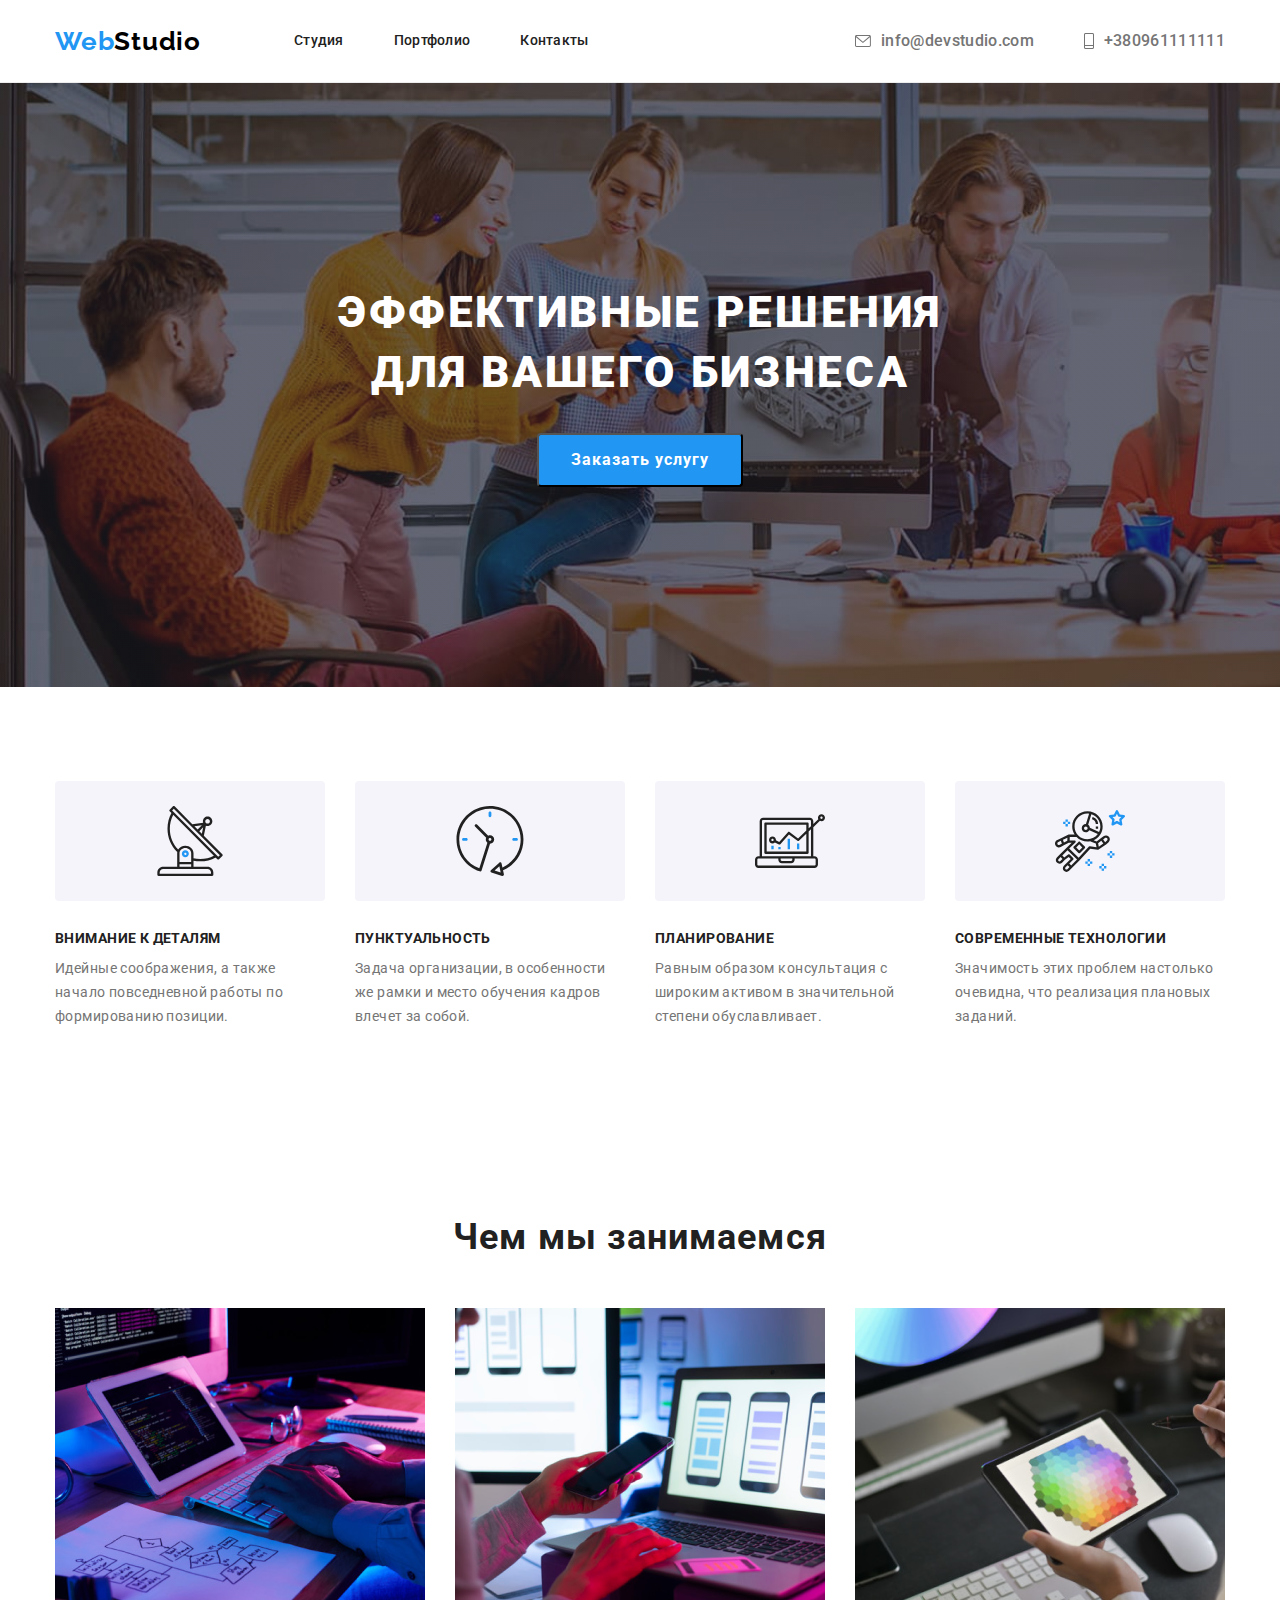
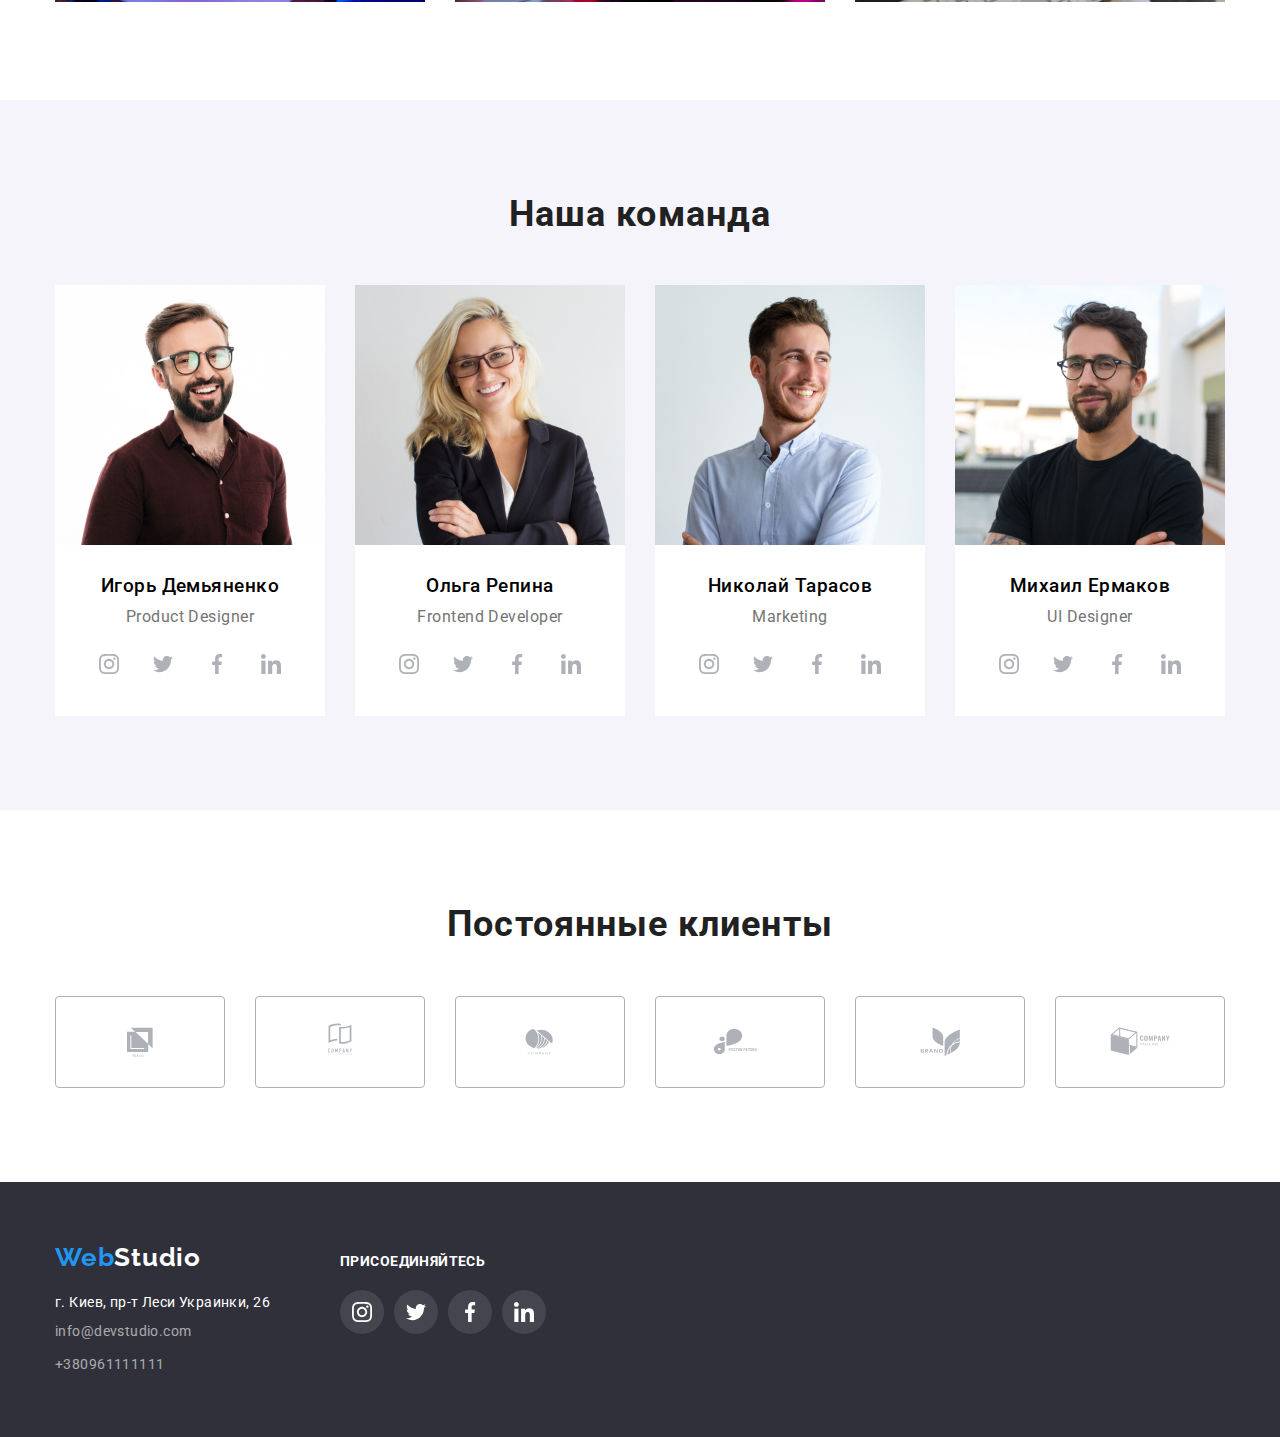
<file: index.html>
<!DOCTYPE html>
<html lang="en">
  <head>
    <meta charset="UTF-8" />
    <meta http-equiv="X-UA-Compatible" content="IE=edge" />
    <meta name="viewport" content="width=device-width, initial-scale=1.0" />
    <title>Maket</title>
    <link
      href="https://fonts.googleapis.com/css2?family=Raleway:wght@700&family=Roboto:wght@400;500;700;900&display=swap"
      rel="stylesheet"
    />
    <link rel="stylesheet"  href="https://cdnjs.cloudflare.com/ajax/libs/modern-normalize/1.1.0/modern-normalize.min.css" />
    <link rel="stylesheet" href="./css/style.css" />
  
  </head>

  <body>
    <header class="page-header">
      <div class="container head-page">
      <nav class="nav-list list">
        <a class="logo" href="./index.html">Web<span class="logo-header">Studio</span></a>

        <ul class="site-nav list">
          <li class="nav-item"><a class="site-nav-link link current" href="">Студия</a></li>
          <li class="nav-item"><a class="site-nav-link link current" href="./portfolio.html">Портфолио</a></li>
          <li class="nav-item"><a class="site-nav-link link current" href="">Контакты</a></li>
        </ul>
      </nav>
      <ul class="contact-list list">
        <li class="contact-item">
          <a class="contact-link link" href="mailto:info@devstudio.com">
          <svg class="envelope-icon" width="16" height="12" >
            <use href="./img/icomoon-3/symbol-defs.svg#icon-envelope"></use>
          </svg>
          info@devstudio.com</a>
        </li>
        <li class="contact-item">
          <a class="contact-link link" href="tel:+380961111111">
            <svg class="smartphone-icon" width="10" height="16" >
              <use href="./img/icomoon-3/symbol-defs.svg#icon-smartphone"></use>
            </svg>
          +380961111111</a>
        </li>
      </ul>
  </div>
    </header>
    <main >
      <section class="section-hero">
      <div class="container">
        <h1 class="title-hero">Эффективные решения <br />для вашего бизнеса</h1>

          <button class="hero-button button" type="button">Заказать услугу
          </button>
        
      </div>
      </section>
      
<!--Наши преимущества-->
      <section class="section">
        <div class="container">
        <h2 class="visually-hidden">Наши преимущества</h2>
        <ul class="qualiti-list list">
          <li class="qualiti-item">
            <div class="qualiti-icon">
              <svg class="satellite-icon" width="70" height="70">
                <use href="./img/icomoon-3/symbol-defs.svg#icon-antenna"></use>
              </svg>
            </div>
            <h3 class="qualiti-subtitle subtitle">Внимание к деталям</h3>
            <p class="qualiti-text">
              Идейные соображения, а также начало повседневной работы по формированию позиции.
            </p>
          </li>

          <li class="qualiti-item">
            <div class="qualiti-icon">
              <svg class="clock-icon" width="70" height="70">
                <use href="./img/icomoon-3/symbol-defs.svg#icon-clock"></use>
              </svg>
            </div>
            <h3 class="qualiti-subtitle subtitle">Пунктуальность</h3>
          <p class="qualiti-text">
            Задача организации, в особенности же рамки и место обучения кадров влечет за собой.
          </p>
        </li>

          <li class="qualiti-item">
            <div class="qualiti-icon">
              <svg class="diagram-icon" width="70" height="70">
                <use href="./img/icomoon-3/symbol-defs.svg#icon-diagram"></use>
              </svg>
            </div>
            <h3 class="qualiti-subtitle subtitle">Планирование</h3>
          <p class="qualiti-text">
            Равным образом консультация с широким активом в значительной степени обуславливает.
          </p>
        </li>

          <li class="qualiti-item">
            <div class="qualiti-icon">
              <svg class="astronaut-icon" width="70" height="70">
                <use href="./img/icomoon-3/symbol-defs.svg#icon-astronaut"></use>
              </svg>
            </div>
            <h3 class="qualiti-subtitle subtitle">Современные технологии</h3>
          <p class="qualiti-text">
            Значимость этих проблем настолько очевидна, что реализация плановых заданий.
          </p>
        </li>
        </ul>
      </div>
      </section>
      <!--work-->
      <section class="section work">
      <div class="container">
        <h2 class="work-title">Чем мы занимаемся</h2>
        <ul class="work-list list">
          <li class="work-item">
            <img class="work-img" 
            src="./img/box1.jpg" width="370" alt="workspace" /></li>


          <li class="work-item">
            <img class="work-img" src="./img/img22.jpg" width="370" alt="ui designer" /></li>


          <li class="work-item">
            <img class="work-img"
            src="./img/img (11).jpg" width="370" alt="ipad" /></li>
        </ul>
        </div>
      </section>
    <!--team-->
      <section class="team section">
        <div class="container">
        <h2 class="team-title title">Наша команда</h2>
        <ul class="team-list list">
          <li class="team-item">
            <img class="team-img" src="./img/img.jpg" width="270" alt="Product designer photo" />
           <div class="team-description">
            <h3 class="team-subtile subtitle">Игорь Демьяненко</h3>
            <p class="team-text">Product Designer</p>
            <ul class="social">

          <li class="social-item">
          <a href="" class="social-link">
          <svg class="social-icon" width="20" height="20">
            <use href="./img/icomoon-3/symbol-defs.svg#icon-instagram"></use>
          </svg>
          </a>
          </li>

          <li class="social-item">
            <a href="" class="social-link">
            <svg class="social-icon" width="20" height="20">
              <use href="./img/icomoon-3/symbol-defs.svg#icon-twitter"></use>
            </svg>
            </a>
            </li>

            <li class="social-item">
              <a href="" class="social-link">
              <svg class="social-icon" width="20" height="20">
                <use href="./img/icomoon-3/symbol-defs.svg#icon-facebook"></use>
              </svg>
              </a>
              </li>

              <li class="social-item">
                <a href="" class="social-link">
                <svg class="social-icon" width="20" height="20">
                  <use href="./img/icomoon-3/symbol-defs.svg#icon-linkedin"></use>
                </svg>
                </a>
                </li>
            </ul>
          </div>
          </li>

          <li class="team-item">
            <img class="team-img" src="./img/img (1).jpg" width="270" alt="Frontend developer photo" />
            <div class="team-description">
            <h3 class="team-subtile subtitle">Ольга Репина</h3>
            <p class="team-text">Frontend Developer</p>
            
            <ul class="social">

              <li class="social-item">
              <a href="" class="social-link">
              <svg class="social-icon" width="20" height="20">
                <use href="./img/icomoon-3/symbol-defs.svg#icon-instagram"></use>
              </svg>
              </a>
              </li>
    
              <li class="social-item">
                <a href="" class="social-link">
                <svg class="social-icon" width="20" height="20">
                  <use href="./img/icomoon-3/symbol-defs.svg#icon-twitter"></use>
                </svg>
                </a>
                </li>
    
                <li class="social-item">
                  <a href="" class="social-link">
                  <svg class="social-icon" width="20" height="20">
                    <use href="./img/icomoon-3/symbol-defs.svg#icon-facebook"></use>
                  </svg>
                  </a>
                  </li>
    
                  <li class="social-item">
                    <a href="" class="social-link">
                    <svg class="social-icon" width="20" height="20">
                      <use href="./img/icomoon-3/symbol-defs.svg#icon-linkedin"></use>
                    </svg>
                    </a>
                    </li>
                </ul>
              </div>
              </li>
      
          </li>

          <li class="team-item">
            <img class="team-img" src="./img/img (2).jpg" width="270" alt="Marketing photo" />
            <div class="team-description">
            <h3 class="team-subtile subtitle">Николай Тарасов</h3>
            <p class="team-text">Marketing</p>
            <ul class="social">
              <li class="social-item">
              <a href="" class="social-link">
              <svg class="social-icon" width="20" height="20">
                <use href="./img/icomoon-3/symbol-defs.svg#icon-instagram"></use>
              </svg>
              </a>
              </li>
    
              <li class="social-item">
                <a href="" class="social-link">
                <svg class="social-icon" width="20" height="20">
                  <use href="./img/icomoon-3/symbol-defs.svg#icon-twitter"></use>
                </svg>
                </a>
                </li>
    
                <li class="social-item">
                  <a href="" class="social-link">
                  <svg class="social-icon" width="20" height="20">
                    <use href="./img/icomoon-3/symbol-defs.svg#icon-facebook"></use>
                  </svg>
                  </a>
                  </li>
    
                  <li class="social-item">
                    <a href="" class="social-link">
                    <svg class="social-in" width="20" height="20">
                      <use href="./img/icomoon-3/symbol-defs.svg#icon-linkedin"></use>
                    </svg>
                    </a>
                    </li>
                </ul>
              </div>
          </li>

          <li class="team-item">
            <img class="team-img" src="./img/img (3).jpg" width="270" alt="UI designer photo" />
            <div class="team-description">
            <h3 class="team-subtile subtitle">Михаил Ермаков</h3>
            <p class="team-text">UI Designer</p>
            <ul class="social">

              <li class="social-item">
              <a href="" class="social-link">
              <svg class="social-icon" width="20" height="20">
                <use href="./img/icomoon-3/symbol-defs.svg#icon-instagram"></use>
              </svg>
              </a>
              </li>
    
              <li class="social-item">
                <a href="" class="social-link">
                <svg class="social-icon" width="20" height="20">
                  <use href="./img/icomoon-3/symbol-defs.svg#icon-twitter"></use>
                </svg>
                </a>
                </li>
    
                <li class="social-item">
                  <a href="" class="social-link">
                  <svg class="social-icon" width="20" height="20">
                    <use href="./img/icomoon-3/symbol-defs.svg#icon-facebook"></use>
                  </svg>
                  </a>
                  </li>
    
                  <li class="social-item">
                    <a href="" class="social-link">
                    <svg class="social-icon" width="20" height="20">
                      <use href="./img/icomoon-3/symbol-defs.svg#icon-linkedin"></use>
                    </svg>
                    </a>
                    </li>
                </ul>
              </div>
              </li>
          </li>
        </ul>
      </div>
      </section>
      <!--section-client-->
      <section class="section-client">
        <div class="container">
          <h2 class="client-title">Постоянные клиенты</h2>
          <ul class="list-client list">

            <li class="client-item">
              <a href="" class="client-link">
                <svg class="icon-Client-1" width="106" height="60">
                  <use href="./img/icomoon-3/symbol-defs.svg#icon-Client-1"></use>
                </svg>
              </a>
            </li>

            <li class="client-item">
              <a href="" class="client-link">
                <svg class="icon-Client-2" width="106" height="60">
                  <use href="./img/icomoon-3/symbol-defs.svg#icon-Client-2"></use>
                </svg>
              </a>
            </li>

            <li class="client-item">
              <a href="" class="client-link">
                <svg class="icon-Client-3" width="106" height="60">
                  <use href="./img/icomoon-3/symbol-defs.svg#icon-Client-3"></use>
                </svg>
              </a>
            </li>

            <li class="client-item">
              <a href="" class="client-link">
                <svg class="icon-Client-4" width="106" height="60">
                  <use href="./img/icomoon-3/symbol-defs.svg#icon-Client-4"></use>
                </svg>
              </a>
            </li>

            <li class="client-item">
              <a href="" class="client-link">
                <svg class="icon-Client-5" width="106" height="60">
                  <use href="./img/icomoon-3/symbol-defs.svg#icon-Client-5"></use>
                </svg>
              </a>
            </li>

            <li class="client-item">
              <a href="" class="client-link">
                <svg class="icon-Client-6" width="106" height="60">
                  <use href="./img/icomoon-3/symbol-defs.svg#icon-Client-6"></use>
                </svg>
              </a>
            </li>
</ul>
</div>
      </section>
    </main>

<!--footer-->
    <footer class="footer">
      <div class="container add-container">
        <div>
      <a class="logo" href="./index.html">Web<span class="logo-footer">Studio</span></span></a>
      <address>
        <ul class="footer-list">
          <li class="footer-item">
            <a
              class="footer-link link adress"
              href="https://www.google.com.ua/maps/place/%D0%B1%D1%83%D0%BB.+%D0%9B%D0%B5%D1%81%D0%B8+%D0%A3%D0%BA%D1%80%D0%B0%D0%B8%D0%BD%D0%BA%D0%B8,+26,+%D0%9A%D0%B8%D0%B5%D0%B2,+02000/@50.4265841,30.5361971,17z/data=!3m1!4b1!4m5!3m4!1s0x40d4cf0e033ecbe9:0x57a4dffefec77da0!8m2!3d50.4265807!4d30.5383858?hl=ru"
            >
              г. Киев, пр-т Леси Украинки, 26
            </a>
          </li>
          <li class="footer-item">
            <a class="footer-link link" href="mailto:info@devstudio.com">info@devstudio.com</a>
          </li>
          <li class="footer-item">
            <a class="footer-link link" href="tel:+380961111111">+380961111111</a></li>
            </address>
          </div>
            <div class="footer-div">
              <p class="footer-title">присоединяйтесь</p>
              <ul class="footer-logo-list">
                <li class="logo-footer-item">
                  <a href="" class="footer-add-link">
                    <svg class="footer-instagram" width="20" height="20">
                      <use href="./img/icomoon-3/symbol-defs.svg#icon-instagram"></use>
                    </svg>
                  </a>
                </li>
      
                <li class="logo-footer-item">
                  <a href="" class="footer-add-link">
                    <svg class="footer-twitter" width="20" height="20">
                      <use href="./img/icomoon-3/symbol-defs.svg#icon-twitter"></use>
                    </svg>
                  </a>
                </li>
      
                <li class="logo-footer-item">
                  <a href="" class="footer-add-link">
                    <svg class="footer-facebook" width="20" height="20">
                      <use href="./img/icomoon-3/symbol-defs.svg#icon-facebook"></use>
                    </svg>
                  </a>
                </li>
      
                <li class="logo-footer-item">
                  <a href="" class="footer-add-link">
                    <svg class="footer-in" width="20" height="20">
                      <use href="./img/icomoon-3/symbol-defs.svg#icon-linkedin"></use>
                    </svg>
                  </a>
                </li>
              </ul>
        </ul>
    </div>
    </div>
  </footer>
</body>
</html>
</file>
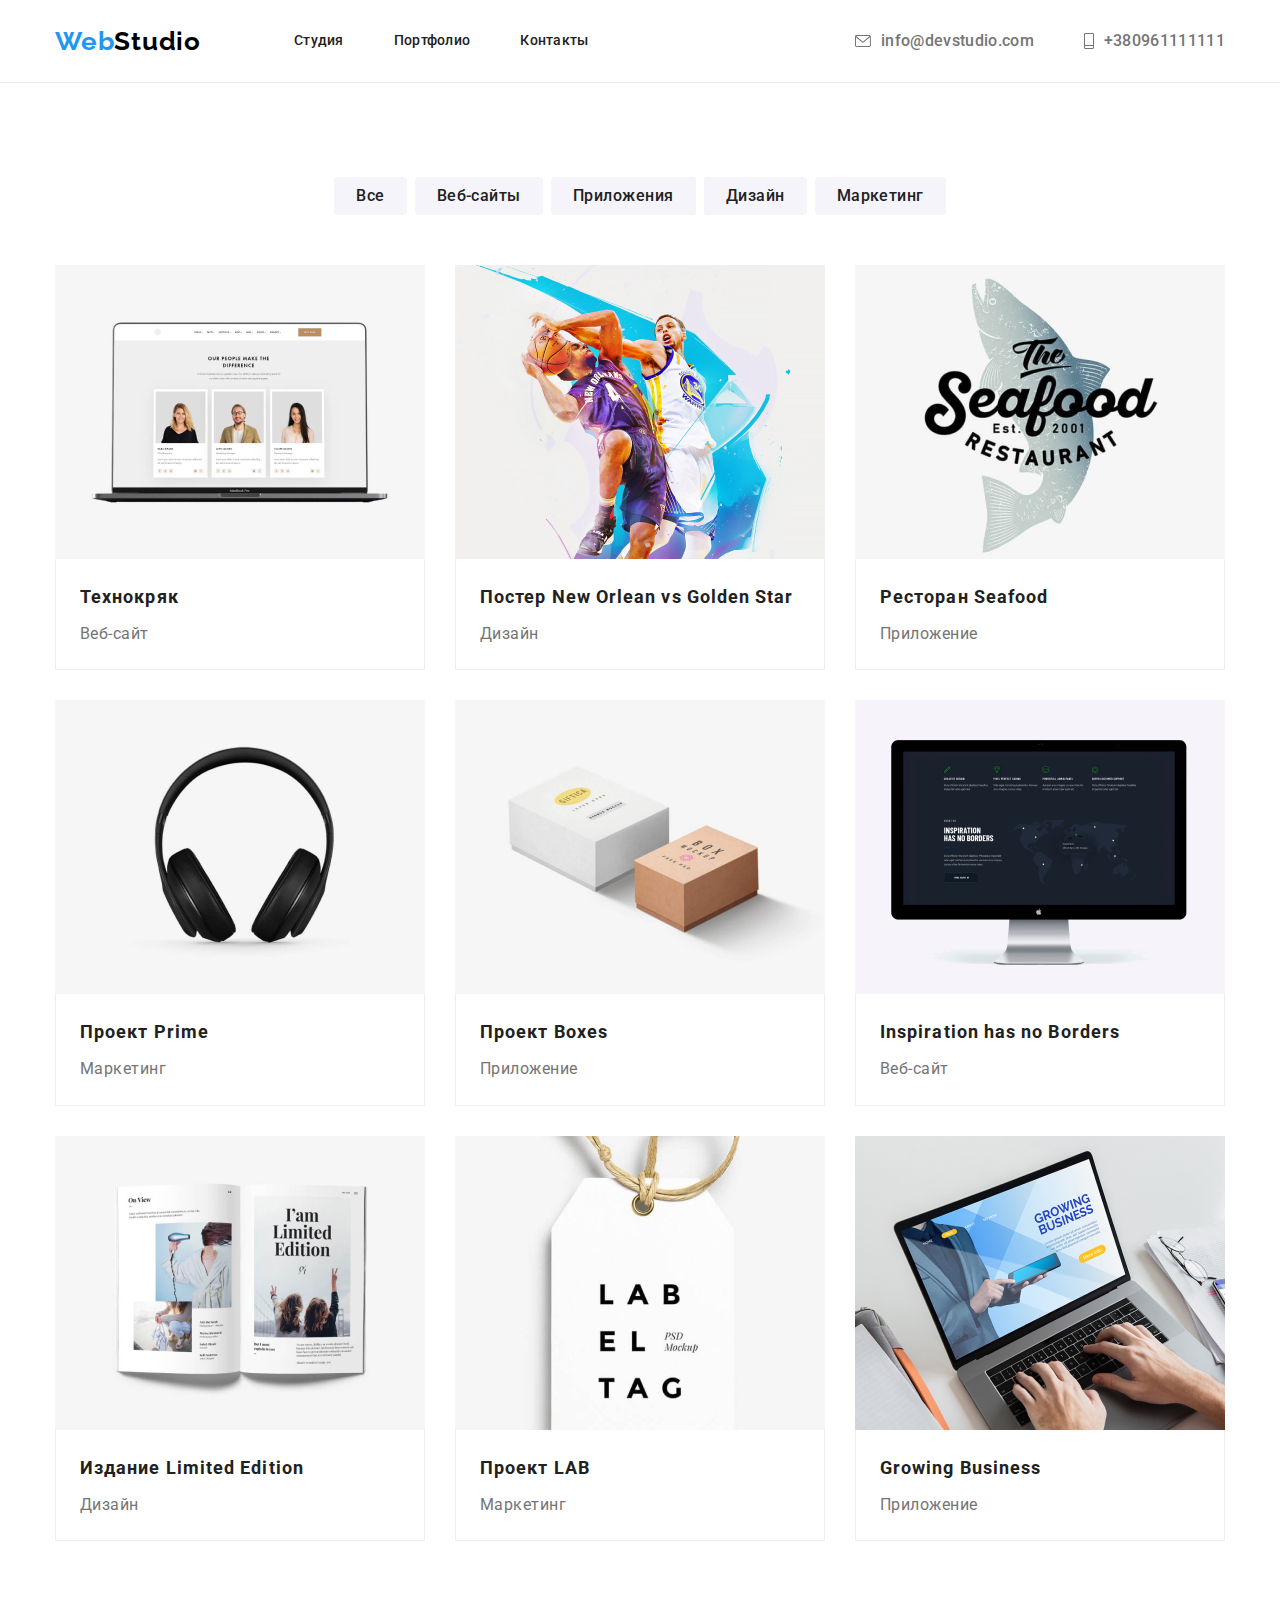
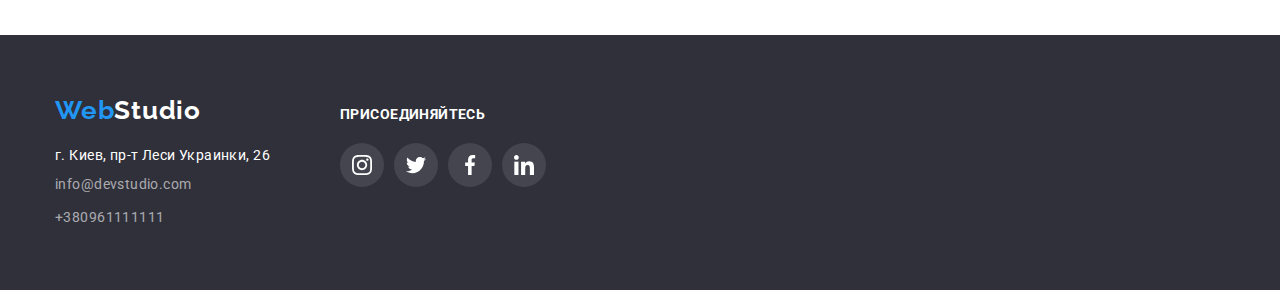
<file: portfolio.html>
<!DOCTYPE html>
<html lang="en">
  <head>
    <meta charset="UTF-8" />
    <meta http-equiv="X-UA-Compatible" content="IE=edge" />
    <meta name="viewport" content="width=device-width, initial-scale=1.0" />
    <title>Maket</title>
    <link href="https://fonts.googleapis.com/css2?family=Raleway:wght@700&family=Roboto:wght@400;500;700;900&display=swap" rel="stylesheet">
    <link rel="stylesheet" href="https://cdnjs.cloudflare.com/ajax/libs/modern-normalize/1.1.0/modern-normalize.min.css" />
    <link rel="stylesheet" href="./css/style.css" />
  </head>
    <body >
      <header class="page-header">
        <div class="container head-page">
        <nav class="nav-list list">
          <a class="logo" href="./index.html">Web<span class="logo-header">Studio</span></span></a>
  
          <ul class="site-nav list">
            <li class="nav-item"><a class="site-nav-link link current" href="./index.html">Студия</a></li>
            <li class="nav-item"><a class="site-nav-link link current" href="./portfolio.html">Портфолио</a></li>
            <li class="nav-item"><a class="site-nav-link link current" href="">Контакты</a></li>
          </ul>
        </nav>
        <ul class="contact-list list">
          <li class="contact-item">
            <a class="contact-link link" href="mailto:info@devstudio.com">
              <svg class="envelope-icon" width="16" height="12" >
                <use href="./img/icomoon-3/symbol-defs.svg#icon-envelope"></use>
              </svg>
              info@devstudio.com</a></li>
          <li class="contact-item">
            <a class="contact-link link" href="tel:+380961111111">
              <svg class="smartphone-icon" width="10" height="16" >
                <use href="./img/icomoon-3/symbol-defs.svg#icon-smartphone"></use>
              </svg>
              +380961111111</a></li>
        </ul>
    </div>
      </header>
      <!--main-->
    <main class="main-portfolio">
      <section class="section">
        <div class="container">
      <h1 class="visually-hidden"> Галерея </h1>

        <ul class="button-list list">
    
          <li class="filtre-item ">
            <button class="portfolio-button button current" type="button">Все </button></li>
          <li class="filtre-item "> 
            <button class="portfolio-button button current" type="button"  >Веб-сайты</button></li>
          <li class="filtre-item ">
            <button class="portfolio-button button current" type="button"  >Приложения</button></li>
          <li class="filtre-item ">
            <button class="portfolio-button button current" type="button" >Дизайн</button></li>
          <li class="filtre-item ">
            <button class="portfolio-button button current" type="button" >Маркетинг</button></li>
        </ul>
      
      
        
        <ul class="example-list list">
          <li class="example-item" >
            <a href="" class="app-link">
            <img class="example-img" src="./img/img(nout).jpg" width="370" alt="пример сайта" />
          <div class="example-description">
            <h2 class="example-title">Технокряк</h2>
          <p class="example-text">Веб-сайт</p>
          </div>
            </a>
        </li>


          <li class="example-item">
            <a href="" class="app-link">
            <img class="example-img" src="./img/img (баскет).jpg" width="370" alt="Постер New Orlean vs Golden Star" />
            <div class="example-description">
          <h2 class="example-title">Постер New Orlean vs Golden Star</h2>
          <p class="example-text">Дизайн</p>
          </div>
            </a>
        </li>


          <li class="example-item">
            <a href="" class="app-link">
            <img class="example-img" src="./img/img (seafod).jpg" width="370" alt="Ресторан Seafood" />
            <div class="example-description">
            <h2 class="example-title">Ресторан Seafood</h2>
          <p class="example-text">Приложение</p>
            </div>
            </a>
          </li>

          <li class="example-item">
            <a href="" class="app-link">
            <img class="example-img" src="./img/img (headphones).jpg" width="370" alt="Проект Prime" />
            <div class="example-description">
            <h2 class="example-title">Проект Prime</h2>
          <p class="example-text">Маркетинг</p>
            </div>
            </a>
            </li>
  


          <li class="example-item">
            <a href="" class="app-link">
          <img class="example-img" src="./img/img (8).jpg" width="370" alt="Проект Boxes" />
          <div class="example-description">
          <h2 class="example-title">Проект Boxes</h2>
          <p class="example-text">Приложение</p>
          </div>
            </a>
        </li>

          <li class="example-item">
            <a href="" class="app-link">
            <img class="example-img" src="./img/img (monitor).jpg" width="370" alt="Inspiration has no Borders" />
            <div class="example-description">
          <h2 class="example-title">Inspiration has no Borders</h2>
          <p class="example-text">Веб-сайт</p>
        </div>
            </a>
      </li>
      


          <li class="example-item">
            <a href="" class="app-link">
            <img class="example-img" src="./img/img (book).jpg" width="370" alt="Издание Limited Edition" />
            <div class="example-description">
          <h2 class="example-title">Издание Limited Edition</h2>
          <p class="example-text">Дизайн</p>
        </div>
            </a>
     </li>

          <li class="example-item">
            <a href="" class="app-link">
            <img class="example-img" src="./img/img (labels).jpg" width="370" alt="Проект LAB" />
            <div class="example-description">
          <h2 class="example-title">Проект LAB</h2>
          <p class="example-text">Маркетинг</p>
        </div>
            </a>
          </li>


          <li class="example-item">
            <a href="" class="app-link">
            <img class="example-img" src="./img/img (leptop).jpg" width="370" alt="Growing Business" />
            <div class="example-description">
          <h2 class="example-title">Growing Business</h2>
         <p class="example-text">Приложение</p> 
        </div>
            </a>
      </li>
        </ul>
    </div>
      </section>
    </main>
<!--footer-->
    <footer class="footer">
      <div class="container add-container ">
        <div>
      <a class="logo" href="./index.html">Web<span class="logo-footer">Studio</span></span></a>
      <address>
        <ul class="footer-list">
          <li class="footer-item">
            <a
              class="footer-link link adress"
              href="https://www.google.com.ua/maps/place/%D0%B1%D1%83%D0%BB.+%D0%9B%D0%B5%D1%81%D0%B8+%D0%A3%D0%BA%D1%80%D0%B0%D0%B8%D0%BD%D0%BA%D0%B8,+26,+%D0%9A%D0%B8%D0%B5%D0%B2,+02000/@50.4265841,30.5361971,17z/data=!3m1!4b1!4m5!3m4!1s0x40d4cf0e033ecbe9:0x57a4dffefec77da0!8m2!3d50.4265807!4d30.5383858?hl=ru"
            >
              г. Киев, пр-т Леси Украинки, 26
            </a>
          </li>
          <li class="footer-item">
            <a class="footer-link link" href="mailto:info@devstudio.com">info@devstudio.com</a>
          </li>
          <li class="footer-item">
            <a class="footer-link link" href="tel:+380961111111">+380961111111</a></li>
            </address>
          </div>
            <div class="footer-div">
              <p class="footer-title">присоединяйтесь</p>
              <ul class="footer-logo-list">
                <li class="logo-footer-item">
                  <a href="" class="footer-add-link">
                    <svg class="footer-instagram" width="20" height="20">
                      <use href="./img/icomoon-3/symbol-defs.svg#icon-instagram"></use>
                    </svg>
                  </a>
                </li>
      
                <li class="logo-footer-item">
                  <a href="" class="footer-add-link">
                    <svg class="footer-twitter" width="20" height="20">
                      <use href="./img/icomoon-3/symbol-defs.svg#icon-twitter"></use>
                    </svg>
                  </a>
                </li>
      
                <li class="logo-footer-item">
                  <a href="" class="footer-add-link">
                    <svg class="footer-facebook" width="20" height="20">
                      <use href="./img/icomoon-3/symbol-defs.svg#icon-facebook"></use>
                    </svg>
                  </a>
                </li>
      
                <li class="logo-footer-item">
                  <a href="" class="footer-add-link">
                    <svg class="footer-in" width="20" height="20">
                      <use href="./img/icomoon-3/symbol-defs.svg#icon-linkedin"></use>
                    </svg>
                  </a>
                </li>
              </ul>
        </ul>
      
    </div>
    </div>
  </footer>
</body>
</html>
</file>
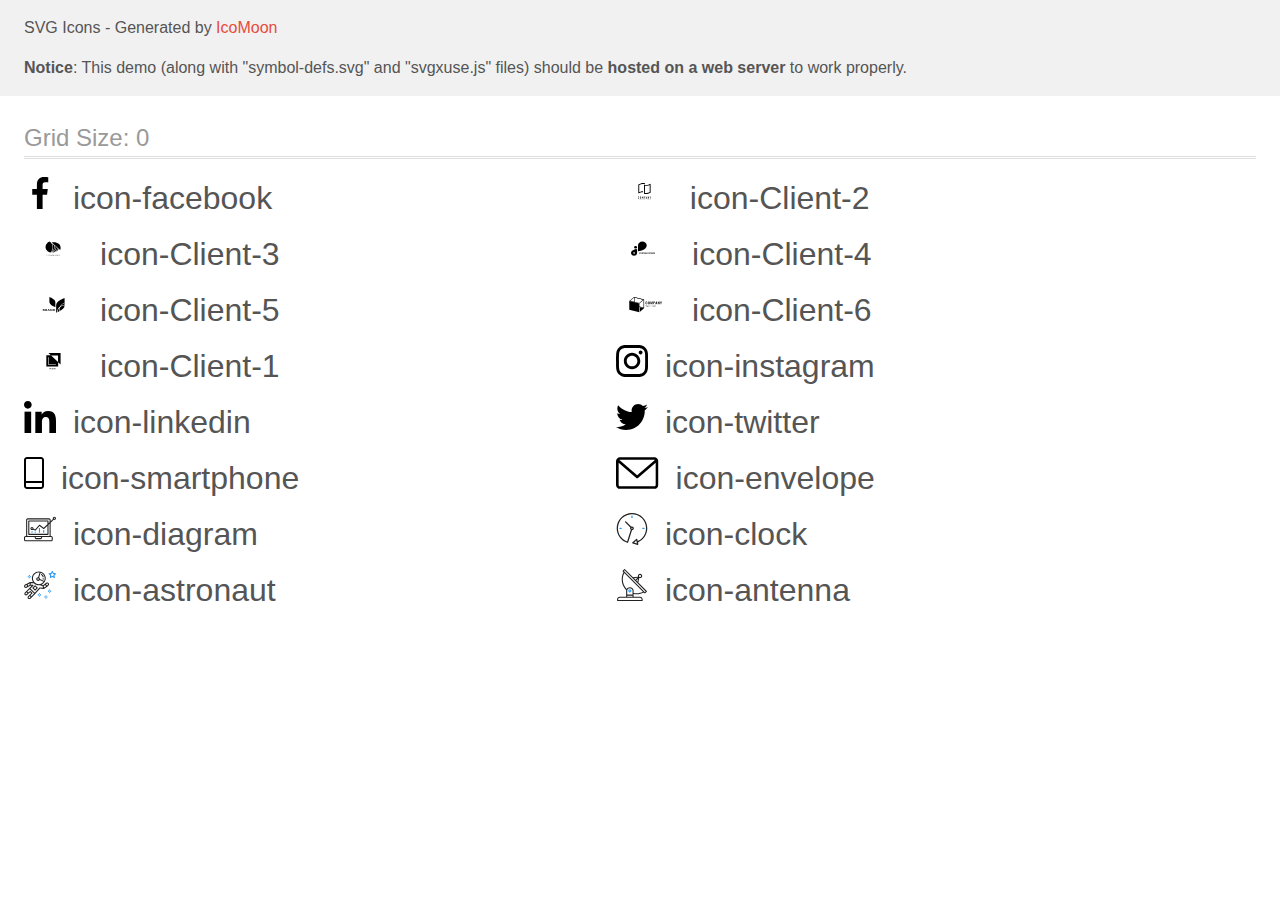
<file: img/icomoon-3/demo-external-svg.html>
<!doctype html>
<html>
<head>
    <title>IcoMoon - SVG Icons</title>
    <meta charset="utf-8">
    <meta name="viewport" content="width=device-width, initial-scale=1">
    <link rel="stylesheet" href="demo-files/demo.css">
    <link rel="stylesheet" href="style.css">
</head>
<body>
<header class="bgc1 clearfix">
<div class="mhl">
    <p>SVG Icons - Generated by <a href="https://icomoon.io/app">IcoMoon</a></p><p><strong>Notice</strong>: This demo (along with "symbol-defs.svg" and "svgxuse.js" files) should be <b>hosted on a web server</b> to work properly.</p>
</div>
</header>
    <div class="clearfix mhl ptl">
        <h1 class="mvm mtn fgc1">Grid Size: 0</h1>
        <div class="glyph fs1">
            <div class="clearfix pbs">
                <svg class="icon icon-facebook"><use xlink:href="symbol-defs.svg#icon-facebook"></use></svg><span class="name"> icon-facebook</span>
            </div>
        </div>
        <div class="glyph fs1">
            <div class="clearfix pbs">
                <svg class="icon icon-Client-2"><use xlink:href="symbol-defs.svg#icon-Client-2"></use></svg><span class="name"> icon-Client-2</span>
            </div>
        </div>
        <div class="glyph fs1">
            <div class="clearfix pbs">
                <svg class="icon icon-Client-3"><use xlink:href="symbol-defs.svg#icon-Client-3"></use></svg><span class="name"> icon-Client-3</span>
            </div>
        </div>
        <div class="glyph fs1">
            <div class="clearfix pbs">
                <svg class="icon icon-Client-4"><use xlink:href="symbol-defs.svg#icon-Client-4"></use></svg><span class="name"> icon-Client-4</span>
            </div>
        </div>
        <div class="glyph fs1">
            <div class="clearfix pbs">
                <svg class="icon icon-Client-5"><use xlink:href="symbol-defs.svg#icon-Client-5"></use></svg><span class="name"> icon-Client-5</span>
            </div>
        </div>
        <div class="glyph fs1">
            <div class="clearfix pbs">
                <svg class="icon icon-Client-6"><use xlink:href="symbol-defs.svg#icon-Client-6"></use></svg><span class="name"> icon-Client-6</span>
            </div>
        </div>
        <div class="glyph fs1">
            <div class="clearfix pbs">
                <svg class="icon icon-Client-1"><use xlink:href="symbol-defs.svg#icon-Client-1"></use></svg><span class="name"> icon-Client-1</span>
            </div>
        </div>
        <div class="glyph fs1">
            <div class="clearfix pbs">
                <svg class="icon icon-instagram"><use xlink:href="symbol-defs.svg#icon-instagram"></use></svg><span class="name"> icon-instagram</span>
            </div>
        </div>
        <div class="glyph fs1">
            <div class="clearfix pbs">
                <svg class="icon icon-linkedin"><use xlink:href="symbol-defs.svg#icon-linkedin"></use></svg><span class="name"> icon-linkedin</span>
            </div>
        </div>
        <div class="glyph fs1">
            <div class="clearfix pbs">
                <svg class="icon icon-twitter"><use xlink:href="symbol-defs.svg#icon-twitter"></use></svg><span class="name"> icon-twitter</span>
            </div>
        </div>
        <div class="glyph fs1">
            <div class="clearfix pbs">
                <svg class="icon icon-smartphone"><use xlink:href="symbol-defs.svg#icon-smartphone"></use></svg><span class="name"> icon-smartphone</span>
            </div>
        </div>
        <div class="glyph fs1">
            <div class="clearfix pbs">
                <svg class="icon icon-envelope"><use xlink:href="symbol-defs.svg#icon-envelope"></use></svg><span class="name"> icon-envelope</span>
            </div>
        </div>
        <div class="glyph fs1">
            <div class="clearfix pbs">
                <svg class="icon icon-diagram"><use xlink:href="symbol-defs.svg#icon-diagram"></use></svg><span class="name"> icon-diagram</span>
            </div>
        </div>
        <div class="glyph fs1">
            <div class="clearfix pbs">
                <svg class="icon icon-clock"><use xlink:href="symbol-defs.svg#icon-clock"></use></svg><span class="name"> icon-clock</span>
            </div>
        </div>
        <div class="glyph fs1">
            <div class="clearfix pbs">
                <svg class="icon icon-astronaut"><use xlink:href="symbol-defs.svg#icon-astronaut"></use></svg><span class="name"> icon-astronaut</span>
            </div>
        </div>
        <div class="glyph fs1">
            <div class="clearfix pbs">
                <svg class="icon icon-antenna"><use xlink:href="symbol-defs.svg#icon-antenna"></use></svg><span class="name"> icon-antenna</span>
            </div>
        </div>
  </div>
<script defer src="svgxuse.js"></script>
</body>
</html>
</file>
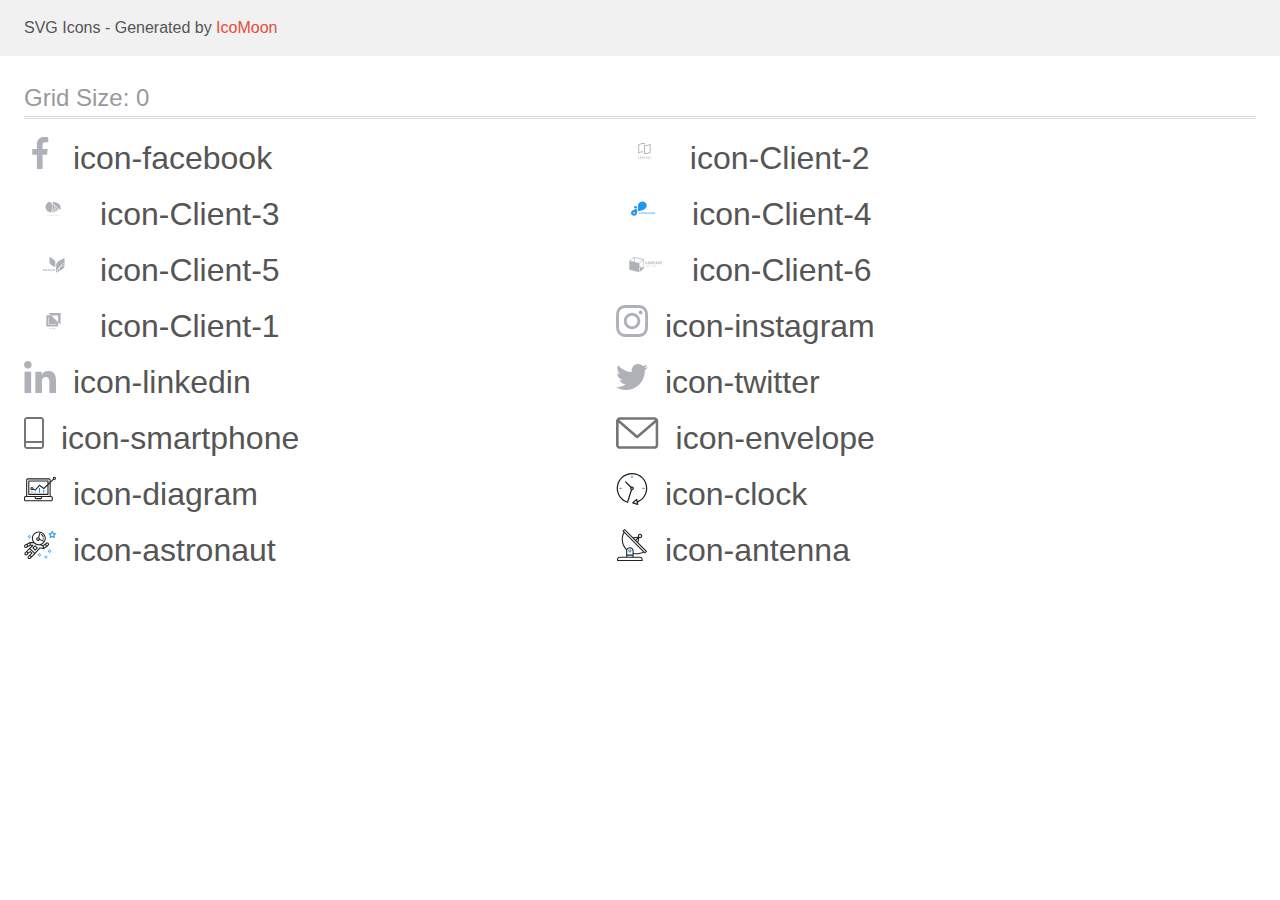
<file: img/icomoon-3/demo.html>
<!doctype html>
<html>
<head>
    <title>IcoMoon - SVG Icons</title>
    <meta charset="utf-8">
    <meta name="viewport" content="width=device-width, initial-scale=1">
    <link rel="stylesheet" href="demo-files/demo.css">
    <link rel="stylesheet" href="style.css">
</head>
<body>
<svg aria-hidden="true" style="position: absolute; width: 0; height: 0; overflow: hidden;" version="1.1" xmlns="http://www.w3.org/2000/svg" xmlns:xlink="http://www.w3.org/1999/xlink">
<defs>
<symbol id="icon-facebook" viewBox="0 0 32 32">
<path fill="#afb1b8" style="fill: var(--color1, #afb1b8)" d="M21.329 5.313h2.921v-5.088c-0.504-0.069-2.237-0.225-4.256-0.225-4.212 0-7.097 2.649-7.097 7.519v4.481h-4.648v5.688h4.648v14.312h5.699v-14.311h4.46l0.708-5.688h-5.169v-3.919c0.001-1.644 0.444-2.769 2.735-2.769z"></path>
</symbol>
<symbol id="icon-Client-2" viewBox="0 0 57 32">
<path fill="#afb1b8" style="fill: var(--color1, #afb1b8)" d="M27.556 7.019h-0.044c-0.067-0.004-0.134-0.006-0.202-0.007v0h-0.146c-0.127 0-0.257 0.003-0.385 0.010-0.010-0.001-0.019-0.001-0.029 0-1.166 0.066-2.309 0.358-3.365 0.859l-0.138 0.067v7.085l0.324-0.11c0.284-0.098 0.587-0.186 0.9-0.267 0.847-0.217 1.716-0.333 2.59-0.344v0.931c-0.116 0.001-0.228 0.004-0.341 0.010h-0.027c-0.673 0.037-1.34 0.139-1.993 0.306-0.827 0.207-1.625 0.518-2.374 0.925v-9.087c0.779-0.454 1.617-0.795 2.491-1.013 0.767-0.198 1.556-0.3 2.348-0.303h0.137c0.164 0.004 0.323 0.011 0.473 0.023 0.395 0.028 0.786 0.090 1.17 0.186v0.916c-0.373-0.087-0.752-0.144-1.133-0.171-0.008-0.001-0.015-0.001-0.023-0.002-0.079-0.007-0.158-0.013-0.232-0.013zM29.169 7.956c0.203 0.015 0.414 0.023 0.627 0.023 0.833-0.003 1.662-0.109 2.468-0.317 0.827-0.208 1.624-0.519 2.373-0.926v8.925c-0.779 0.454-1.618 0.795-2.492 1.013-0.767 0.197-1.556 0.299-2.348 0.302-0.6 0.005-1.198-0.066-1.781-0.21v-8.983c0.138 0.032 0.279 0.061 0.423 0.085 0.236 0.040 0.486 0.069 0.729 0.087zM33.711 8.025l-0.324 0.109c-0.298 0.1-0.598 0.19-0.9 0.269-0.879 0.226-1.783 0.342-2.69 0.345-0.211 0-0.406-0.006-0.593-0.018l-0.258-0.017v7.289l0.222 0.020c0.206 0.018 0.418 0.027 0.631 0.027 0.715-0.003 1.426-0.095 2.119-0.274 0.57-0.143 1.124-0.342 1.655-0.595l0.139-0.067v-7.088z"></path>
<path fill="#afb1b8" style="fill: var(--color1, #afb1b8)" d="M22.956 19.588c-0.047-0.048-0.103-0.086-0.165-0.111s-0.129-0.037-0.196-0.034c-0.071-0.001-0.142 0.012-0.208 0.039-0.061 0.024-0.116 0.060-0.162 0.107s-0.081 0.102-0.104 0.163c-0.025 0.064-0.038 0.132-0.037 0.201v1.214c-0.003 0.086 0.013 0.171 0.048 0.249 0.029 0.062 0.070 0.118 0.121 0.163 0.049 0.041 0.105 0.070 0.167 0.086 0.059 0.017 0.12 0.025 0.181 0.025 0.068 0.001 0.135-0.014 0.196-0.042 0.061-0.027 0.116-0.065 0.162-0.112 0.045-0.047 0.081-0.102 0.106-0.163s0.039-0.127 0.039-0.194v-0.136h-0.317v0.108c0.001 0.037-0.005 0.074-0.019 0.108-0.010 0.026-0.026 0.049-0.046 0.068-0.020 0.016-0.042 0.028-0.066 0.035-0.021 0.007-0.044 0.011-0.066 0.011-0.028 0.003-0.057-0.001-0.083-0.012s-0.049-0.030-0.066-0.053c-0.030-0.049-0.045-0.105-0.042-0.163v-1.132c-0.002-0.063 0.011-0.125 0.039-0.181 0.016-0.026 0.040-0.046 0.067-0.059s0.058-0.018 0.088-0.014c0.027-0.001 0.055 0.005 0.079 0.017s0.046 0.030 0.062 0.052c0.036 0.047 0.054 0.104 0.053 0.163v0.105h0.314v-0.124c0.001-0.073-0.013-0.145-0.039-0.212-0.023-0.064-0.060-0.122-0.106-0.171z"></path>
<path fill="#afb1b8" style="fill: var(--color1, #afb1b8)" d="M24.841 19.574c-0.101-0.085-0.229-0.133-0.361-0.133-0.065 0-0.129 0.012-0.189 0.034s-0.119 0.056-0.168 0.099c-0.053 0.047-0.095 0.105-0.123 0.17-0.032 0.074-0.048 0.154-0.046 0.235v1.164c-0.002 0.082 0.014 0.163 0.046 0.238 0.029 0.063 0.071 0.118 0.123 0.163 0.049 0.045 0.105 0.080 0.168 0.103 0.061 0.022 0.125 0.034 0.189 0.034s0.129-0.012 0.189-0.034c0.063-0.023 0.121-0.058 0.172-0.103s0.091-0.101 0.12-0.163c0.033-0.075 0.048-0.157 0.046-0.238v-1.164c0.002-0.081-0.014-0.161-0.046-0.235-0.028-0.064-0.069-0.122-0.12-0.17zM24.693 21.144c0.003 0.031-0.002 0.062-0.013 0.091s-0.028 0.055-0.051 0.077c-0.042 0.035-0.095 0.054-0.149 0.054s-0.107-0.019-0.149-0.054c-0.022-0.022-0.040-0.048-0.051-0.077s-0.015-0.060-0.013-0.091v-1.164c-0.003-0.031 0.002-0.062 0.013-0.091s0.028-0.055 0.051-0.077c0.042-0.035 0.095-0.054 0.149-0.054s0.107 0.019 0.149 0.054c0.022 0.022 0.040 0.048 0.051 0.077s0.015 0.060 0.013 0.091v1.164z"></path>
<path fill="#afb1b8" style="fill: var(--color1, #afb1b8)" d="M27.318 21.664v-2.204h-0.305l-0.401 1.167h-0.006l-0.404-1.167h-0.302v2.204h0.315v-1.341h0.006l0.308 0.948h0.157l0.311-0.948h0.006v1.341h0.315z"></path>
<path fill="#afb1b8" style="fill: var(--color1, #afb1b8)" d="M29.107 19.614c-0.049-0.054-0.11-0.096-0.178-0.12-0.074-0.024-0.151-0.036-0.228-0.034h-0.468v2.204h0.314v-0.861h0.162c0.098 0.004 0.196-0.016 0.283-0.060 0.071-0.040 0.131-0.098 0.172-0.168 0.036-0.059 0.061-0.124 0.072-0.192 0.012-0.083 0.018-0.167 0.017-0.251 0.003-0.106-0.007-0.212-0.031-0.315-0.021-0.076-0.061-0.146-0.116-0.203zM28.945 20.286c-0.001 0.040-0.011 0.079-0.029 0.115-0.018 0.034-0.046 0.061-0.081 0.077-0.047 0.021-0.097 0.030-0.148 0.028h-0.143v-0.749h0.162c0.049-0.002 0.097 0.007 0.142 0.028 0.032 0.019 0.058 0.047 0.074 0.081 0.017 0.039 0.027 0.081 0.028 0.123 0 0.046 0 0.095 0 0.146s0.003 0.104 0 0.151h-0.003z"></path>
<path fill="#afb1b8" style="fill: var(--color1, #afb1b8)" d="M30.594 19.459h-0.257l-0.486 2.204h0.314l0.092-0.474h0.428l0.092 0.474h0.314l-0.498-2.204zM30.305 20.89l0.155-0.799h0.006l0.154 0.799h-0.314z"></path>
<path fill="#afb1b8" style="fill: var(--color1, #afb1b8)" d="M32.624 20.787h-0.006l-0.474-1.328h-0.302v2.204h0.314v-1.326h0.006l0.48 1.326h0.295v-2.204h-0.314v1.328z"></path>
<path fill="#afb1b8" style="fill: var(--color1, #afb1b8)" d="M34.543 19.459l-0.253 0.876h-0.006l-0.252-0.876h-0.333l0.431 1.273v0.932h0.314v-0.932l0.431-1.273h-0.332z"></path>
<path fill="#afb1b8" style="fill: var(--color1, #afb1b8)" d="M22.080 22.286h0.151v0.425h0.103v-0.425h0.151v-0.087h-0.405v0.087z"></path>
<path fill="#afb1b8" style="fill: var(--color1, #afb1b8)" d="M23.353 22.199l-0.198 0.512h0.109l0.042-0.116h0.204l0.044 0.116h0.112l-0.203-0.512h-0.109zM23.336 22.508l0.070-0.19 0.070 0.19h-0.139z"></path>
<path fill="#afb1b8" style="fill: var(--color1, #afb1b8)" d="M24.611 22.522h0.118v0.066c-0.035 0.028-0.077 0.043-0.121 0.043-0.021 0.001-0.041-0.003-0.060-0.011s-0.035-0.021-0.048-0.038c-0.027-0.039-0.041-0.086-0.038-0.133 0-0.114 0.049-0.171 0.147-0.171 0.026-0.003 0.052 0.004 0.073 0.019s0.036 0.037 0.043 0.062l0.101-0.020c-0.022-0.1-0.094-0.151-0.217-0.151-0.066-0.002-0.13 0.022-0.179 0.066-0.026 0.025-0.046 0.056-0.058 0.090s-0.018 0.070-0.015 0.107c-0.003 0.070 0.020 0.139 0.066 0.192 0.025 0.026 0.055 0.046 0.089 0.059s0.069 0.018 0.105 0.016c0.080 0.002 0.158-0.027 0.217-0.081v-0.202h-0.222v0.086z"></path>
<path fill="#afb1b8" style="fill: var(--color1, #afb1b8)" d="M25.895 22.199h-0.104v0.512h0.359v-0.087h-0.255v-0.425z"></path>
<path fill="#afb1b8" style="fill: var(--color1, #afb1b8)" d="M26.982 22.199h-0.104v0.512h0.104v-0.512z"></path>
<path fill="#afb1b8" style="fill: var(--color1, #afb1b8)" d="M28.044 22.541l-0.21-0.342h-0.1v0.512h0.096v-0.334l0.206 0.334h0.103v-0.512h-0.095v0.342z"></path>
<path fill="#afb1b8" style="fill: var(--color1, #afb1b8)" d="M29.004 22.486h0.255v-0.087h-0.255v-0.112h0.274v-0.087h-0.378v0.512h0.389v-0.087h-0.285v-0.138z"></path>
<path fill="#afb1b8" style="fill: var(--color1, #afb1b8)" d="M31.332 22.401h-0.202v-0.202h-0.103v0.512h0.103v-0.224h0.202v0.224h0.103v-0.512h-0.103v0.202z"></path>
<path fill="#afb1b8" style="fill: var(--color1, #afb1b8)" d="M32.298 22.486h0.256v-0.087h-0.256v-0.112h0.275v-0.087h-0.378v0.512h0.388v-0.087h-0.285v-0.138z"></path>
<path fill="#afb1b8" style="fill: var(--color1, #afb1b8)" d="M33.607 22.486c0.089-0.014 0.134-0.061 0.134-0.142 0.003-0.022-0.001-0.044-0.010-0.064s-0.023-0.037-0.041-0.050c-0.046-0.023-0.098-0.034-0.15-0.030h-0.217v0.512h0.103v-0.214h0.020c0.022-0.001 0.044 0.003 0.064 0.011 0.015 0.009 0.028 0.022 0.036 0.037l0.112 0.163h0.123l-0.062-0.1c-0.028-0.049-0.066-0.092-0.113-0.123zM33.504 22.415h-0.076v-0.129h0.081c0.035-0.003 0.071 0.001 0.104 0.012 0.007 0.007 0.013 0.015 0.017 0.024s0.006 0.019 0.005 0.029c-0 0.010-0.003 0.020-0.008 0.029s-0.012 0.016-0.020 0.022c-0.034 0.010-0.069 0.015-0.105 0.012z"></path>
<path fill="#afb1b8" style="fill: var(--color1, #afb1b8)" d="M34.595 22.486h0.255v-0.087h-0.255v-0.112h0.275v-0.087h-0.379v0.512h0.388v-0.087h-0.285v-0.138z"></path>
</symbol>
<symbol id="icon-Client-3" viewBox="0 0 59 32">
<path fill="#afb1b8" style="fill: var(--color1, #afb1b8)" d="M23.793 22.644c0.006 0 0.011 0.001 0.016 0.003s0.010 0.005 0.013 0.008l0.076 0.073c-0.059 0.059-0.132 0.106-0.213 0.138-0.096 0.035-0.199 0.052-0.302 0.049-0.098 0.002-0.194-0.014-0.285-0.046-0.081-0.030-0.154-0.074-0.214-0.13-0.061-0.058-0.108-0.127-0.138-0.201-0.033-0.083-0.050-0.17-0.048-0.258-0.001-0.088 0.016-0.176 0.052-0.259 0.033-0.075 0.083-0.143 0.147-0.201 0.065-0.057 0.142-0.101 0.228-0.131 0.093-0.031 0.193-0.047 0.293-0.046 0.093-0.002 0.186 0.012 0.272 0.042 0.075 0.028 0.144 0.068 0.204 0.116l-0.064 0.077c-0.004 0.005-0.010 0.010-0.016 0.014-0.008 0.004-0.017 0.006-0.026 0.006s-0.019-0.003-0.027-0.008l-0.034-0.021-0.047-0.026c-0.020-0.010-0.042-0.018-0.064-0.026-0.028-0.009-0.057-0.016-0.086-0.021-0.037-0.006-0.075-0.009-0.113-0.008-0.072-0.001-0.144 0.011-0.211 0.035-0.062 0.022-0.119 0.055-0.165 0.097-0.047 0.045-0.084 0.098-0.107 0.155-0.027 0.066-0.040 0.135-0.039 0.204-0.001 0.071 0.012 0.141 0.039 0.208 0.023 0.057 0.059 0.109 0.105 0.154 0.043 0.042 0.097 0.075 0.157 0.096 0.062 0.022 0.128 0.034 0.195 0.033 0.039 0.001 0.077-0.002 0.116-0.007 0.063-0.007 0.123-0.026 0.175-0.055 0.027-0.015 0.052-0.032 0.075-0.051 0.010-0.008 0.023-0.013 0.036-0.013z"></path>
<path fill="#afb1b8" style="fill: var(--color1, #afb1b8)" d="M25.984 22.28c0.001 0.087-0.016 0.174-0.051 0.256-0.031 0.074-0.080 0.142-0.143 0.199s-0.14 0.101-0.224 0.131c-0.186 0.062-0.391 0.062-0.577 0-0.084-0.030-0.16-0.074-0.223-0.131-0.063-0.058-0.112-0.126-0.144-0.201-0.068-0.166-0.068-0.347 0-0.513 0.032-0.075 0.081-0.143 0.144-0.202 0.064-0.055 0.139-0.098 0.223-0.126 0.185-0.063 0.391-0.063 0.577 0 0.084 0.030 0.16 0.074 0.224 0.131s0.111 0.125 0.143 0.199c0.035 0.082 0.052 0.17 0.051 0.258zM25.785 22.28c0.002-0.070-0.011-0.14-0.036-0.206-0.021-0.057-0.056-0.109-0.102-0.154-0.044-0.042-0.099-0.076-0.16-0.097-0.135-0.045-0.284-0.045-0.419 0-0.061 0.022-0.116 0.055-0.16 0.097-0.046 0.044-0.081 0.097-0.102 0.154-0.048 0.134-0.048 0.278 0 0.412 0.021 0.057 0.056 0.11 0.102 0.154 0.045 0.042 0.099 0.075 0.16 0.096 0.135 0.044 0.284 0.044 0.419 0 0.061-0.021 0.116-0.054 0.16-0.096 0.046-0.045 0.080-0.097 0.102-0.154 0.025-0.066 0.038-0.136 0.036-0.206z"></path>
<path fill="#afb1b8" style="fill: var(--color1, #afb1b8)" d="M27.479 22.496l0.020 0.046c0.008-0.017 0.014-0.031 0.022-0.046s0.015-0.031 0.025-0.045l0.485-0.765c0.009-0.013 0.018-0.021 0.027-0.024 0.013-0.003 0.026-0.005 0.040-0.004h0.143v1.245h-0.17v-0.915c0-0.012 0-0.025 0-0.039s-0.001-0.029 0-0.043l-0.487 0.776c-0.006 0.012-0.016 0.021-0.029 0.028s-0.027 0.010-0.042 0.010h-0.027c-0.015 0-0.029-0.003-0.042-0.010s-0.022-0.017-0.028-0.028l-0.502-0.781c0 0.015 0 0.030 0 0.044s0 0.028 0 0.040v0.915h-0.164v-1.242h0.143c0.013-0.001 0.027 0.001 0.040 0.004 0.012 0.005 0.021 0.014 0.027 0.024l0.495 0.766c0.010 0.014 0.018 0.029 0.025 0.044z"></path>
<path fill="#afb1b8" style="fill: var(--color1, #afb1b8)" d="M29.302 22.434v0.466h-0.19v-1.243h0.423c0.080-0.001 0.159 0.008 0.236 0.027 0.061 0.015 0.118 0.042 0.167 0.077 0.042 0.034 0.075 0.075 0.095 0.122 0.022 0.051 0.033 0.105 0.032 0.159 0.001 0.055-0.011 0.109-0.035 0.159-0.023 0.048-0.058 0.090-0.102 0.124-0.049 0.037-0.106 0.066-0.168 0.082-0.074 0.021-0.151 0.030-0.229 0.029l-0.23-0.003zM29.302 22.3h0.23c0.050 0.001 0.099-0.006 0.147-0.019 0.039-0.011 0.075-0.030 0.106-0.054 0.029-0.023 0.051-0.051 0.064-0.082 0.016-0.033 0.023-0.069 0.023-0.105 0.002-0.035-0.004-0.069-0.019-0.101s-0.037-0.061-0.066-0.085c-0.072-0.049-0.163-0.073-0.255-0.067h-0.23v0.512z"></path>
<path fill="#afb1b8" style="fill: var(--color1, #afb1b8)" d="M31.851 22.902h-0.15c-0.015 0-0.030-0.004-0.042-0.012-0.011-0.008-0.019-0.018-0.025-0.029l-0.129-0.301h-0.648l-0.134 0.301c-0.005 0.011-0.013 0.021-0.024 0.028-0.012 0.008-0.027 0.013-0.043 0.012h-0.15l0.569-1.245h0.197l0.577 1.245zM30.913 22.439h0.535l-0.226-0.507c-0.017-0.038-0.031-0.077-0.043-0.117l-0.022 0.065c-0.007 0.020-0.014 0.038-0.021 0.053l-0.224 0.506z"></path>
<path fill="#afb1b8" style="fill: var(--color1, #afb1b8)" d="M32.671 21.662c0.011 0.005 0.021 0.013 0.028 0.022l0.83 0.939c0-0.015 0-0.030 0-0.044s0-0.028 0-0.041v-0.882h0.17v1.245h-0.095c-0.014 0-0.027-0.002-0.039-0.007s-0.022-0.014-0.030-0.023l-0.829-0.938c0.001 0.014 0.001 0.029 0 0.043s0 0.026 0 0.038v0.887h-0.17v-1.245h0.101c0.012-0 0.023 0.002 0.034 0.006z"></path>
<path fill="#afb1b8" style="fill: var(--color1, #afb1b8)" d="M35.097 22.407v0.494h-0.19v-0.494l-0.525-0.75h0.17c0.015-0.001 0.029 0.003 0.041 0.011 0.010 0.008 0.019 0.017 0.026 0.028l0.328 0.484c0.013 0.021 0.025 0.040 0.034 0.058s0.017 0.035 0.024 0.053l0.024-0.054c0.009-0.020 0.020-0.039 0.032-0.057l0.323-0.487c0.007-0.010 0.015-0.019 0.025-0.026 0.011-0.009 0.026-0.013 0.041-0.012h0.171l-0.525 0.753z"></path>
<path fill="#afb1b8" style="fill: var(--color1, #afb1b8)" d="M27.385 19.567c0.082 0.009 0.166 0.017 0.25 0.023 1.28-0.497 2.362-1.311 3.112-2.34s1.134-2.227 1.105-3.445l-1.41-1.225c0.287 1.296 0.153 2.637-0.387 3.871s-1.464 2.313-2.67 3.117z"></path>
<path fill="#afb1b8" style="fill: var(--color1, #afb1b8)" d="M26.881 19.51l0.038 0.007c1.288-0.801 2.271-1.919 2.82-3.209s0.64-2.695 0.261-4.031l-2.009-1.745c0.812 1.434 1.139 3.040 0.943 4.629s-0.908 3.098-2.053 4.35z"></path>
<path fill="#afb1b8" style="fill: var(--color1, #afb1b8)" d="M33.693 15.244c-0.341 1.338-1.17 2.545-2.363 3.441-0.349 0.263-0.724 0.498-1.123 0.7 0.972-0.248 1.865-0.687 2.61-1.282s1.324-1.332 1.69-2.152l-0.815-0.707z"></path>
<path fill="#afb1b8" style="fill: var(--color1, #afb1b8)" d="M33.374 15.047l-1.16-1.008c-0.022 1.149-0.398 2.272-1.089 3.252s-1.671 1.781-2.838 2.321h0.006c0.26-0 0.52-0.014 0.779-0.040 1.091-0.387 2.055-1.003 2.806-1.792s1.265-1.728 1.497-2.732z"></path>
<path fill="#afb1b8" style="fill: var(--color1, #afb1b8)" d="M27.049 9.795l-1.384-1.204c-1.237 0.415-2.301 1.145-3.052 2.095s-1.156 2.074-1.159 3.226v0c0.005 1.273 0.498 2.508 1.401 3.511s2.166 1.714 3.588 2.022c1.269-1.343 2.012-3.003 2.121-4.739s-0.422-3.456-1.515-4.911z"></path>
<path fill="#afb1b8" style="fill: var(--color1, #afb1b8)" d="M36.57 14.862c-0.005-1.51-0.698-2.958-1.927-4.026s-2.895-1.67-4.633-1.674c-0.803-0.001-1.6 0.128-2.349 0.38l8.471 7.36c0.29-0.651 0.439-1.342 0.438-2.040z"></path>
</symbol>
<symbol id="icon-Client-4" viewBox="0 0 59 32">
<path fill="#2196f3" style="fill: var(--color2, #2196f3)" d="M19.529 12.905h-0.001c-0.834 0-1.51 0.601-1.51 1.342v0.001c0 0.741 0.676 1.342 1.51 1.342h0.001c0.834 0 1.51-0.601 1.51-1.342v-0.001c0-0.741-0.676-1.342-1.51-1.342z"></path>
<path fill="#2196f3" style="fill: var(--color2, #2196f3)" d="M30.677 12.476c-0.002-1.030-0.464-2.016-1.283-2.744s-1.929-1.138-3.088-1.141v0c-1.159 0.002-2.27 0.412-3.089 1.14s-1.281 1.715-1.283 2.745v5.678c0 0 8.742-0.865 8.743-5.677v-0.001z"></path>
<path fill="#2196f3" style="fill: var(--color2, #2196f3)" d="M14.957 20.017c0.002 0.716 0.323 1.403 0.893 1.91s1.342 0.792 2.148 0.794c0.806-0.002 1.578-0.288 2.148-0.794s0.891-1.193 0.893-1.909v-3.951c0 0-6.083 0.603-6.083 3.95zM17.998 20.725c-0.158 0-0.311-0.041-0.442-0.119s-0.233-0.188-0.293-0.318c-0.060-0.129-0.076-0.272-0.045-0.409s0.107-0.263 0.218-0.362c0.111-0.099 0.253-0.166 0.408-0.194s0.315-0.013 0.46 0.040c0.146 0.054 0.27 0.144 0.357 0.261s0.134 0.253 0.134 0.393c0 0.093-0.020 0.186-0.060 0.272s-0.098 0.165-0.172 0.23c-0.074 0.066-0.162 0.118-0.259 0.154s-0.201 0.054-0.305 0.054v-0.003z"></path>
<path fill="#2196f3" style="fill: var(--color2, #2196f3)" d="M24.145 20.335h-0.587v0.606h-0.306v-1.484h0.966v0.248h-0.66v0.383h0.587v0.247zM25.615 20.233c0 0.146-0.026 0.274-0.077 0.384s-0.126 0.195-0.222 0.255c-0.096 0.060-0.206 0.090-0.33 0.090-0.123 0-0.233-0.030-0.329-0.089s-0.171-0.143-0.224-0.253c-0.053-0.11-0.080-0.236-0.081-0.379v-0.073c0-0.146 0.026-0.274 0.078-0.385s0.127-0.197 0.223-0.256c0.096-0.060 0.207-0.090 0.33-0.090s0.233 0.030 0.329 0.090c0.096 0.059 0.171 0.144 0.223 0.256s0.079 0.239 0.079 0.384v0.066zM25.305 20.166c0-0.156-0.028-0.274-0.084-0.355s-0.135-0.121-0.238-0.121c-0.103 0-0.182 0.040-0.237 0.12s-0.084 0.196-0.085 0.351v0.072c0 0.151 0.028 0.269 0.084 0.353s0.136 0.125 0.241 0.125c0.103 0 0.181-0.040 0.236-0.12s0.083-0.198 0.084-0.353v-0.072zM26.606 20.552c0-0.058-0.020-0.102-0.061-0.133s-0.114-0.064-0.22-0.098c-0.106-0.035-0.19-0.069-0.252-0.102-0.168-0.091-0.253-0.214-0.253-0.368 0-0.080 0.022-0.151 0.067-0.214s0.11-0.112 0.195-0.148c0.085-0.035 0.18-0.053 0.285-0.053s0.2 0.019 0.283 0.058c0.083 0.038 0.147 0.092 0.193 0.162s0.069 0.149 0.069 0.238h-0.306c0-0.068-0.021-0.121-0.064-0.158s-0.103-0.057-0.18-0.057c-0.075 0-0.133 0.016-0.174 0.048s-0.062 0.073-0.062 0.124c0 0.048 0.024 0.089 0.072 0.121s0.121 0.063 0.215 0.092c0.174 0.052 0.301 0.117 0.38 0.195s0.119 0.174 0.119 0.289c0 0.128-0.049 0.229-0.146 0.303s-0.228 0.109-0.392 0.109c-0.114 0-0.218-0.021-0.312-0.062s-0.165-0.099-0.215-0.172c-0.049-0.073-0.073-0.157-0.073-0.253h0.307c0 0.164 0.098 0.246 0.293 0.246 0.073 0 0.129-0.015 0.17-0.044s0.061-0.071 0.061-0.124zM28.238 19.705h-0.454v1.236h-0.306v-1.236h-0.448v-0.248h1.209v0.248zM29.306 20.299h-0.587v0.397h0.689v0.246h-0.995v-1.484h0.993v0.248h-0.687v0.354h0.587v0.239zM30.136 20.398h-0.244v0.543h-0.306v-1.484h0.551c0.175 0 0.31 0.039 0.406 0.117s0.143 0.189 0.143 0.331c0 0.101-0.022 0.186-0.066 0.254s-0.11 0.121-0.199 0.161l0.321 0.606v0.014h-0.328l-0.278-0.543zM29.893 20.151h0.247c0.077 0 0.136-0.019 0.178-0.058s0.063-0.093 0.063-0.162c0-0.070-0.020-0.125-0.060-0.165s-0.1-0.060-0.182-0.060h-0.246v0.445zM31.745 20.419v0.523h-0.306v-1.484h0.579c0.111 0 0.209 0.020 0.294 0.061s0.15 0.099 0.196 0.174c0.045 0.075 0.068 0.16 0.068 0.256 0 0.145-0.050 0.26-0.15 0.344s-0.237 0.125-0.413 0.125h-0.268zM31.745 20.171h0.273c0.081 0 0.142-0.019 0.184-0.057s0.064-0.092 0.064-0.163c0-0.073-0.021-0.131-0.064-0.176s-0.102-0.068-0.177-0.069h-0.28v0.466zM33.679 20.299h-0.587v0.397h0.689v0.246h-0.995v-1.484h0.993v0.248h-0.687v0.354h0.587v0.239zM35.098 19.705h-0.455v1.236h-0.306v-1.236h-0.448v-0.248h1.209v0.248zM36.166 20.299h-0.587v0.397h0.689v0.246h-0.994v-1.484h0.992v0.248h-0.687v0.354h0.587v0.239zM36.996 20.398h-0.243v0.543h-0.306v-1.484h0.551c0.175 0 0.31 0.039 0.406 0.117s0.143 0.189 0.143 0.331c0 0.101-0.022 0.186-0.066 0.254s-0.11 0.121-0.199 0.161l0.321 0.606v0.014h-0.328l-0.278-0.543zM36.753 20.151h0.247c0.077 0 0.136-0.019 0.178-0.058s0.063-0.093 0.063-0.162c0-0.070-0.020-0.125-0.060-0.165s-0.1-0.060-0.182-0.060h-0.246v0.445zM38.549 20.552c0-0.058-0.021-0.102-0.061-0.133s-0.114-0.064-0.22-0.098c-0.106-0.035-0.19-0.069-0.251-0.102-0.169-0.091-0.253-0.214-0.253-0.368 0-0.080 0.022-0.151 0.067-0.214s0.111-0.112 0.195-0.148c0.085-0.035 0.18-0.053 0.285-0.053 0.106 0 0.2 0.019 0.283 0.058s0.147 0.092 0.192 0.162c0.046 0.070 0.070 0.149 0.070 0.238h-0.306c0-0.068-0.022-0.121-0.064-0.158s-0.103-0.057-0.18-0.057c-0.075 0-0.133 0.016-0.174 0.048s-0.062 0.073-0.062 0.124c0 0.048 0.024 0.089 0.072 0.121s0.121 0.063 0.215 0.092c0.174 0.052 0.301 0.117 0.38 0.195s0.119 0.174 0.119 0.289c0 0.128-0.049 0.229-0.146 0.303s-0.228 0.109-0.392 0.109c-0.114 0-0.218-0.021-0.312-0.062s-0.165-0.099-0.215-0.172c-0.049-0.073-0.073-0.157-0.073-0.253h0.307c0 0.164 0.098 0.246 0.294 0.246 0.073 0 0.129-0.015 0.17-0.044s0.061-0.071 0.061-0.124z"></path>
</symbol>
<symbol id="icon-Client-5" viewBox="0 0 59 32">
<path fill="#afb1b8" style="fill: var(--color1, #afb1b8)" d="M20.437 21.125c0.085 0.096 0.13 0.216 0.128 0.34 0.004 0.081-0.011 0.161-0.045 0.235s-0.086 0.141-0.152 0.194c-0.165 0.114-0.369 0.169-0.575 0.157h-1.010v-2.154h0.989c0.195-0.012 0.389 0.039 0.548 0.143 0.064 0.049 0.114 0.111 0.148 0.181s0.048 0.146 0.044 0.222c0.006 0.119-0.035 0.236-0.115 0.329-0.077 0.086-0.183 0.145-0.301 0.168 0.134 0.022 0.255 0.088 0.341 0.184zM19.253 20.8h0.423c0.096 0.006 0.192-0.019 0.269-0.072 0.032-0.026 0.056-0.059 0.072-0.096s0.022-0.076 0.019-0.115c0.003-0.039-0.003-0.078-0.019-0.114s-0.040-0.069-0.071-0.096c-0.080-0.054-0.178-0.080-0.277-0.073h-0.416v0.565zM19.986 21.626c0.034-0.027 0.061-0.061 0.078-0.099s0.025-0.079 0.022-0.12c0.003-0.042-0.005-0.083-0.023-0.121s-0.045-0.072-0.079-0.1c-0.083-0.056-0.184-0.084-0.287-0.078h-0.444v0.592h0.449c0.101 0.005 0.201-0.021 0.284-0.075z"></path>
<path fill="#afb1b8" style="fill: var(--color1, #afb1b8)" d="M22.459 22.051l-0.55-0.842h-0.207v0.842h-0.473v-2.154h0.896c0.226-0.014 0.449 0.051 0.624 0.183 0.125 0.117 0.201 0.271 0.213 0.434s-0.040 0.325-0.146 0.457c-0.111 0.116-0.262 0.193-0.427 0.219l0.586 0.861h-0.515zM21.702 20.916h0.387c0.269 0 0.403-0.109 0.403-0.326 0.003-0.044-0.005-0.089-0.022-0.131s-0.043-0.080-0.077-0.111c-0.085-0.065-0.194-0.096-0.305-0.087h-0.392l0.005 0.655z"></path>
<path fill="#afb1b8" style="fill: var(--color1, #afb1b8)" d="M25.047 21.618h-0.943l-0.167 0.433h-0.496l0.866-2.129h0.537l0.863 2.129h-0.496l-0.163-0.433zM24.921 21.291l-0.345-0.909-0.345 0.909h0.689z"></path>
<path fill="#afb1b8" style="fill: var(--color1, #afb1b8)" d="M28.286 22.051h-0.47l-1.054-1.464v1.464h-0.469v-2.154h0.469l1.054 1.473v-1.473h0.47v2.154z"></path>
<path fill="#afb1b8" style="fill: var(--color1, #afb1b8)" d="M30.968 21.536c-0.097 0.163-0.245 0.295-0.425 0.38-0.205 0.095-0.432 0.141-0.661 0.136h-0.837v-2.154h0.837c0.229-0.005 0.455 0.040 0.661 0.133 0.18 0.083 0.328 0.214 0.425 0.376 0.097 0.175 0.147 0.369 0.147 0.565s-0.050 0.39-0.147 0.565zM30.43 21.484c0.134-0.143 0.208-0.325 0.208-0.514s-0.074-0.371-0.208-0.514c-0.162-0.13-0.374-0.195-0.588-0.183h-0.326v1.394h0.326c0.215 0.012 0.426-0.053 0.588-0.183z"></path>
<path fill="#afb1b8" style="fill: var(--color1, #afb1b8)" d="M25.341 7.919c0 0 6.066 2.097 5.937 5.131v5.132c0 0-6.061-2.098-5.935-5.132l-0.002-5.131z"></path>
<path fill="#afb1b8" style="fill: var(--color1, #afb1b8)" d="M36.682 16.98c1.146-0.722 2.471-1.169 3.854-1.3v-1.607c-1.594 0.562-2.946 1.582-3.854 2.907z"></path>
<path fill="#afb1b8" style="fill: var(--color1, #afb1b8)" d="M35.994 17.464c0.937-1.729 2.563-3.063 4.542-3.727v-4.629c0 0-8.638 2.987-8.456 7.308v7.306c0 0 0.385-0.134 0.99-0.384 0-0.234 0-0.469 0.028-0.706 0.179-2.006 1.22-3.865 2.896-5.168z"></path>
<path fill="#afb1b8" style="fill: var(--color1, #afb1b8)" d="M35.172 20.178c0.045-0.507 0.146-1.008 0.302-1.496-1.043 1.125-1.675 2.522-1.806 3.993-0.013 0.139-0.020 0.278-0.023 0.421 0.491-0.216 1.062-0.485 1.661-0.802-0.153-0.696-0.198-1.408-0.134-2.116z"></path>
<path fill="#afb1b8" style="fill: var(--color1, #afb1b8)" d="M35.515 20.205c-0.057 0.64-0.022 1.284 0.107 1.916 2.36-1.293 5.012-3.291 4.91-5.705v-0.21c-1.686 0.173-3.264 0.848-4.49 1.921-0.287 0.665-0.464 1.366-0.526 2.079z"></path>
</symbol>
<symbol id="icon-Client-6" viewBox="0 0 59 32">
<path fill="#afb1b8" style="fill: var(--color1, #afb1b8)" d="M29.713 15.098c-0.154-0.205-0.228-0.448-0.21-0.692v-1.003c0-0.307 0.070-0.541 0.209-0.701s0.379-0.239 0.718-0.239c0.319 0 0.546 0.068 0.679 0.204 0.146 0.174 0.217 0.386 0.201 0.6v0.236h-0.571v-0.239c0.002-0.078-0.003-0.156-0.017-0.234-0.008-0.053-0.037-0.102-0.082-0.139-0.059-0.040-0.132-0.059-0.207-0.054-0.078-0.005-0.156 0.015-0.217 0.057-0.050 0.041-0.083 0.095-0.095 0.153-0.016 0.082-0.024 0.165-0.022 0.248v1.217c-0.009 0.117 0.016 0.235 0.073 0.342 0.028 0.036 0.068 0.065 0.114 0.083s0.097 0.025 0.147 0.019c0.073 0.005 0.146-0.015 0.202-0.055 0.047-0.040 0.076-0.092 0.085-0.148 0.013-0.081 0.019-0.162 0.018-0.244v-0.247h0.571v0.225c0.016 0.223-0.053 0.445-0.197 0.63-0.131 0.149-0.355 0.223-0.683 0.223s-0.577-0.080-0.717-0.245z"></path>
<path fill="#afb1b8" style="fill: var(--color1, #afb1b8)" d="M32.089 15.109c-0.144-0.156-0.216-0.384-0.216-0.685v-1.055c0-0.298 0.072-0.523 0.216-0.676s0.385-0.229 0.723-0.229c0.336 0 0.575 0.076 0.72 0.229s0.217 0.379 0.217 0.676v1.055c0 0.298-0.073 0.526-0.22 0.684s-0.385 0.236-0.717 0.236c-0.332 0-0.578-0.080-0.723-0.235zM33.078 14.856c0.052-0.098 0.075-0.205 0.069-0.312v-1.292c0.007-0.105-0.017-0.21-0.067-0.306-0.029-0.037-0.069-0.066-0.117-0.084s-0.099-0.024-0.151-0.018c-0.051-0.006-0.103 0-0.151 0.018s-0.088 0.047-0.117 0.084c-0.052 0.095-0.075 0.201-0.069 0.306v1.298c-0.007 0.107 0.016 0.215 0.069 0.312 0.033 0.033 0.074 0.059 0.12 0.077s0.096 0.027 0.147 0.027c0.051 0 0.101-0.009 0.147-0.027s0.087-0.044 0.12-0.077v-0.006z"></path>
<path fill="#afb1b8" style="fill: var(--color1, #afb1b8)" d="M34.436 12.495h0.614l0.462 1.946 0.473-1.946h0.598l0.061 2.809h-0.442l-0.047-1.952-0.456 1.952h-0.354l-0.473-1.96-0.044 1.96h-0.447l0.056-2.809z"></path>
<path fill="#afb1b8" style="fill: var(--color1, #afb1b8)" d="M37.332 12.495h0.957c0.551 0 0.827 0.266 0.827 0.798 0 0.509-0.29 0.764-0.871 0.763h-0.326v1.249h-0.591l0.003-2.809zM38.15 13.696c0.058 0.006 0.118 0.002 0.174-0.014s0.107-0.041 0.151-0.075c0.068-0.095 0.098-0.206 0.085-0.317 0.003-0.086-0.007-0.171-0.029-0.255-0.008-0.028-0.023-0.054-0.043-0.077s-0.046-0.042-0.074-0.057c-0.082-0.034-0.173-0.049-0.264-0.045h-0.229v0.839h0.229z"></path>
<path fill="#afb1b8" style="fill: var(--color1, #afb1b8)" d="M39.968 12.495h0.635l0.651 2.809h-0.551l-0.129-0.648h-0.566l-0.133 0.648h-0.559l0.651-2.809zM40.511 14.331l-0.221-1.179-0.221 1.179h0.442z"></path>
<path fill="#afb1b8" style="fill: var(--color1, #afb1b8)" d="M41.78 12.495h0.414l0.792 1.603v-1.603h0.49v2.809h-0.393l-0.797-1.673v1.673h-0.507l0.001-2.809z"></path>
<path fill="#afb1b8" style="fill: var(--color1, #afb1b8)" d="M44.624 14.233l-0.658-1.734h0.554l0.402 1.114 0.377-1.114h0.543l-0.65 1.734v1.071h-0.567v-1.071z"></path>
<path fill="#afb1b8" style="fill: var(--color1, #afb1b8)" d="M30.625 16.533v0.147h-0.482v1.142h-0.202v-1.142h-0.484v-0.147h1.169z"></path>
<path fill="#afb1b8" style="fill: var(--color1, #afb1b8)" d="M32.137 17.821h-0.156c-0.016 0.001-0.031-0.003-0.044-0.012-0.012-0.007-0.021-0.018-0.026-0.030l-0.139-0.306h-0.669l-0.139 0.306c-0.004 0.013-0.011 0.025-0.021 0.035-0.012 0.009-0.028 0.013-0.044 0.012h-0.156l0.591-1.288h0.206l0.598 1.283zM31.158 17.343h0.558l-0.236-0.524c-0.017-0.040-0.032-0.080-0.044-0.121-0.008 0.024-0.015 0.048-0.022 0.068l-0.021 0.054-0.234 0.523z"></path>
<path fill="#afb1b8" style="fill: var(--color1, #afb1b8)" d="M33.155 17.695c0.037 0.002 0.074 0.002 0.111 0 0.032-0.003 0.064-0.008 0.095-0.015 0.029-0.006 0.057-0.014 0.085-0.023 0.026-0.009 0.052-0.020 0.079-0.032v-0.29h-0.236c-0.006 0-0.012-0-0.017-0.002s-0.011-0.004-0.015-0.008c-0.004-0.003-0.007-0.006-0.009-0.011s-0.003-0.008-0.003-0.013v-0.099h0.458v0.494c-0.037 0.023-0.077 0.044-0.118 0.061s-0.086 0.033-0.131 0.044c-0.048 0.012-0.098 0.021-0.148 0.027-0.057 0.006-0.115 0.008-0.172 0.008-0.102 0.001-0.203-0.015-0.298-0.048-0.088-0.031-0.169-0.077-0.236-0.135-0.066-0.059-0.118-0.128-0.152-0.204-0.037-0.085-0.056-0.176-0.054-0.267-0.001-0.092 0.017-0.183 0.053-0.269 0.034-0.076 0.086-0.146 0.152-0.204s0.148-0.103 0.236-0.134c0.101-0.033 0.209-0.049 0.317-0.048 0.055-0 0.11 0.004 0.164 0.011 0.048 0.007 0.095 0.018 0.141 0.033 0.041 0.013 0.081 0.030 0.118 0.051s0.071 0.043 0.103 0.067l-0.057 0.080c-0.004 0.007-0.011 0.013-0.019 0.018s-0.017 0.007-0.027 0.007c-0.013-0-0.026-0.004-0.037-0.010-0.018-0.008-0.037-0.018-0.058-0.031-0.025-0.014-0.052-0.025-0.079-0.035-0.035-0.012-0.072-0.022-0.109-0.029-0.050-0.008-0.1-0.012-0.15-0.011-0.078-0.001-0.155 0.011-0.228 0.036-0.066 0.023-0.125 0.058-0.174 0.102-0.049 0.046-0.086 0.101-0.11 0.16-0.053 0.14-0.053 0.29 0 0.43 0.026 0.061 0.066 0.116 0.118 0.162 0.048 0.044 0.107 0.079 0.173 0.102 0.075 0.022 0.155 0.031 0.234 0.026z"></path>
<path fill="#afb1b8" style="fill: var(--color1, #afb1b8)" d="M35.039 17.674h0.645v0.147h-0.842v-1.288h0.202l-0.005 1.142z"></path>
<path fill="#afb1b8" style="fill: var(--color1, #afb1b8)" d="M36.355 17.821h-0.202v-1.288h0.202v1.288z"></path>
<path fill="#afb1b8" style="fill: var(--color1, #afb1b8)" d="M37.106 16.539c0.012 0.006 0.023 0.014 0.031 0.023l0.864 0.971c-0.001-0.015-0.001-0.031 0-0.046 0-0.014 0-0.029 0-0.042v-0.918h0.176v1.294h-0.102c-0.015 0.001-0.030-0.001-0.044-0.007-0.012-0.006-0.023-0.015-0.032-0.024l-0.863-0.97c0 0.015 0 0.030 0 0.044s0 0.028 0 0.040v0.918h-0.169v-1.289h0.105c0.011 0 0.023 0.002 0.033 0.006z"></path>
<path fill="#afb1b8" style="fill: var(--color1, #afb1b8)" d="M39.665 16.533v0.142h-0.716v0.425h0.58v0.137h-0.58v0.44h0.716v0.142h-0.924v-1.285h0.924z"></path>
<path fill="#afb1b8" style="fill: var(--color1, #afb1b8)" d="M18.491 8.576l8.972 2.199v7.707l-8.972-2.198v-7.708zM17.916 7.919v8.739l10.122 2.482v-8.738l-10.122-2.483z"></path>
<path fill="#afb1b8" style="fill: var(--color1, #afb1b8)" d="M23.34 23.197l-10.123-2.484v-8.739l10.123 2.483v8.74z"></path>
<path fill="#afb1b8" style="fill: var(--color1, #afb1b8)" d="M18.083 8.477l8.855 2.172-3.766 3.252-8.856-2.173 3.767-3.251zM17.916 7.919l-4.698 4.056 10.123 2.483 4.697-4.056-10.122-2.483z"></path>
<path fill="#afb1b8" style="fill: var(--color1, #afb1b8)" d="M23.91 22.706l4.127-3.564-4.127-1.013v4.577z"></path>
</symbol>
<symbol id="icon-Client-1" viewBox="0 0 59 32">
<path fill="#afb1b8" style="fill: var(--color1, #afb1b8)" d="M24.348 8l2.438 2.308-4.524-0.003v11.196h11.826v-4.281l2.435 2.305v-11.525h-12.174zM33.98 16.949l-6.911-6.543h6.911v6.543zM31.834 19.863h-7.702v-7.53h0.544v7.020h7.157v0.51zM25.951 22.991h0.238l-0.414 0.781v0.455h-0.216v-0.455l-0.415-0.781h0.239l0.285 0.586 0.285-0.586zM26.308 24.227l0.1-0.288h0.479l0.101 0.288h0.224l-0.468-1.236h-0.193l-0.467 1.236h0.223zM26.648 23.253l0.179 0.513h-0.358l0.179-0.513zM27.781 23.737c-0.031 0.048-0.047 0.1-0.047 0.157 0 0.104 0.037 0.189 0.11 0.254s0.172 0.097 0.294 0.097 0.228-0.033 0.316-0.099l0.070 0.082h0.239l-0.182-0.215c0.071-0.097 0.107-0.222 0.107-0.374h-0.179c0 0.083-0.017 0.159-0.052 0.227l-0.239-0.282 0.084-0.061c0.059-0.043 0.102-0.086 0.128-0.129s0.039-0.091 0.039-0.143c0-0.078-0.029-0.143-0.087-0.196s-0.131-0.080-0.221-0.080c-0.1 0-0.179 0.028-0.238 0.085s-0.088 0.133-0.088 0.229c0 0.040 0.009 0.081 0.028 0.123s0.053 0.094 0.101 0.155c-0.092 0.066-0.153 0.123-0.184 0.171zM28.339 24.010c-0.061 0.046-0.126 0.070-0.195 0.070-0.062 0-0.111-0.018-0.148-0.053s-0.055-0.082-0.055-0.139c0-0.066 0.034-0.125 0.102-0.177l0.026-0.019 0.27 0.318zM28.117 23.462c-0.058-0.072-0.087-0.132-0.087-0.179 0-0.041 0.012-0.076 0.036-0.103s0.056-0.041 0.096-0.041c0.037 0 0.068 0.012 0.093 0.035s0.037 0.050 0.037 0.082c0 0.049-0.018 0.089-0.053 0.12l-0.026 0.021-0.094 0.065zM30.13 24.134c0.085-0.074 0.134-0.177 0.146-0.309h-0.214c-0.011 0.088-0.038 0.151-0.081 0.189s-0.106 0.057-0.19 0.057c-0.092 0-0.162-0.035-0.211-0.105s-0.071-0.172-0.071-0.306v-0.11c0.001-0.132 0.027-0.232 0.076-0.3s0.122-0.103 0.216-0.103c0.080 0 0.141 0.020 0.183 0.059s0.068 0.103 0.078 0.192h0.214c-0.014-0.135-0.062-0.24-0.145-0.314s-0.193-0.111-0.329-0.111c-0.101 0-0.191 0.024-0.268 0.072s-0.136 0.117-0.177 0.206c-0.041 0.089-0.062 0.192-0.062 0.308v0.115c0.002 0.114 0.023 0.214 0.064 0.3s0.099 0.153 0.173 0.2c0.075 0.046 0.162 0.070 0.261 0.070 0.141 0 0.254-0.037 0.339-0.11zM31.392 23.961c0.042-0.092 0.063-0.198 0.063-0.319v-0.069c-0.001-0.121-0.022-0.226-0.065-0.317s-0.103-0.161-0.181-0.209c-0.078-0.049-0.167-0.073-0.267-0.073s-0.19 0.025-0.268 0.074c-0.078 0.049-0.138 0.119-0.181 0.211s-0.064 0.199-0.064 0.319v0.070c0.001 0.118 0.022 0.223 0.065 0.313s0.104 0.161 0.182 0.21c0.079 0.049 0.168 0.073 0.268 0.073 0.101 0 0.191-0.024 0.268-0.073s0.138-0.119 0.18-0.211zM31.162 23.262c0.052 0.073 0.078 0.178 0.078 0.315v0.065c0 0.139-0.026 0.245-0.077 0.318s-0.124 0.109-0.219 0.109c-0.094 0-0.168-0.037-0.221-0.111s-0.079-0.179-0.079-0.315v-0.071c0.001-0.133 0.028-0.236 0.080-0.308s0.125-0.11 0.218-0.11c0.095 0 0.168 0.037 0.22 0.11z"></path>
</symbol>
<symbol id="icon-instagram" viewBox="0 0 32 32">
<path fill="#afb1b8" style="fill: var(--color1, #afb1b8)" d="M31.969 9.408c-0.075-1.7-0.35-2.869-0.744-3.882-0.406-1.075-1.032-2.038-1.851-2.838-0.8-0.813-1.769-1.444-2.832-1.844-1.019-0.394-2.182-0.669-3.882-0.744-1.713-0.081-2.257-0.1-6.601-0.1s-4.888 0.019-6.595 0.094c-1.7 0.075-2.869 0.35-3.882 0.744-1.075 0.406-2.038 1.031-2.838 1.85-0.813 0.8-1.444 1.769-1.844 2.832-0.394 1.019-0.669 2.182-0.744 3.882-0.081 1.713-0.1 2.257-0.1 6.601s0.019 4.888 0.094 6.595c0.075 1.7 0.35 2.869 0.744 3.882 0.406 1.075 1.038 2.038 1.85 2.838 0.8 0.813 1.769 1.444 2.832 1.844 1.019 0.394 2.182 0.669 3.882 0.744 1.706 0.075 2.25 0.094 6.595 0.094s4.888-0.019 6.595-0.094c1.7-0.075 2.869-0.35 3.882-0.744 2.151-0.832 3.851-2.532 4.682-4.682 0.394-1.019 0.669-2.182 0.744-3.882 0.075-1.707 0.094-2.251 0.094-6.595s-0.006-4.888-0.081-6.595zM29.087 22.473c-0.069 1.563-0.331 2.407-0.55 2.969-0.538 1.394-1.644 2.5-3.038 3.038-0.563 0.219-1.413 0.481-2.969 0.55-1.688 0.075-2.194 0.094-6.464 0.094s-4.782-0.019-6.464-0.094c-1.563-0.069-2.407-0.331-2.969-0.55-0.694-0.256-1.325-0.663-1.838-1.194-0.531-0.519-0.938-1.144-1.194-1.838-0.219-0.563-0.481-1.413-0.55-2.969-0.075-1.688-0.094-2.194-0.094-6.464s0.019-4.782 0.094-6.464c0.069-1.563 0.331-2.407 0.55-2.969 0.256-0.694 0.663-1.325 1.2-1.838 0.519-0.531 1.144-0.938 1.838-1.194 0.563-0.219 1.413-0.481 2.969-0.55 1.688-0.075 2.194-0.094 6.464-0.094 4.276 0 4.782 0.019 6.464 0.094 1.563 0.069 2.407 0.331 2.969 0.55 0.694 0.256 1.325 0.662 1.838 1.194 0.531 0.519 0.938 1.144 1.194 1.838 0.219 0.563 0.481 1.413 0.55 2.969 0.075 1.688 0.094 2.194 0.094 6.464s-0.019 4.77-0.094 6.458z"></path>
<path fill="#afb1b8" style="fill: var(--color1, #afb1b8)" d="M16.059 7.783c-4.538 0-8.22 3.682-8.22 8.22s3.682 8.22 8.22 8.22c4.539 0 8.22-3.682 8.22-8.22s-3.682-8.22-8.22-8.22zM16.059 21.335c-2.944 0-5.332-2.388-5.332-5.332s2.388-5.332 5.332-5.332c2.944 0 5.332 2.388 5.332 5.332s-2.388 5.332-5.332 5.332v0z"></path>
<path fill="#afb1b8" style="fill: var(--color1, #afb1b8)" d="M26.524 7.458c0 1.060-0.859 1.919-1.919 1.919s-1.919-0.859-1.919-1.919c0-1.060 0.859-1.919 1.919-1.919s1.919 0.859 1.919 1.919v0z"></path>
</symbol>
<symbol id="icon-linkedin" viewBox="0 0 32 32">
<path fill="#afb1b8" style="fill: var(--color1, #afb1b8)" d="M31.992 32v-0.001h0.008v-11.736c0-5.741-1.236-10.164-7.948-10.164-3.227 0-5.392 1.771-6.276 3.449h-0.093v-2.913h-6.364v21.364h6.627v-10.579c0-2.785 0.528-5.479 3.977-5.479 3.399 0 3.449 3.179 3.449 5.657v10.401h6.62z"></path>
<path fill="#afb1b8" style="fill: var(--color1, #afb1b8)" d="M0.528 10.636h6.635v21.364h-6.635v-21.364z"></path>
<path fill="#afb1b8" style="fill: var(--color1, #afb1b8)" d="M3.843 0c-2.121 0-3.843 1.721-3.843 3.843s1.721 3.879 3.843 3.879c2.121 0 3.843-1.757 3.843-3.879-0.001-2.121-1.723-3.843-3.843-3.843v0z"></path>
</symbol>
<symbol id="icon-twitter" viewBox="0 0 32 32">
<path fill="#afb1b8" style="fill: var(--color1, #afb1b8)" d="M32 6.078c-1.19 0.522-2.458 0.868-3.78 1.036 1.36-0.812 2.398-2.088 2.886-3.626-1.268 0.756-2.668 1.29-4.16 1.588-1.204-1.282-2.92-2.076-4.792-2.076-3.632 0-6.556 2.948-6.556 6.562 0 0.52 0.044 1.020 0.152 1.496-5.454-0.266-10.28-2.88-13.522-6.862-0.566 0.982-0.898 2.106-0.898 3.316 0 2.272 1.17 4.286 2.914 5.452-1.054-0.020-2.088-0.326-2.964-0.808 0 0.020 0 0.046 0 0.072 0 3.188 2.274 5.836 5.256 6.446-0.534 0.146-1.116 0.216-1.72 0.216-0.42 0-0.844-0.024-1.242-0.112 0.85 2.598 3.262 4.508 6.13 4.57-2.232 1.746-5.066 2.798-8.134 2.798-0.538 0-1.054-0.024-1.57-0.090 2.906 1.874 6.35 2.944 10.064 2.944 12.072 0 18.672-10 18.672-18.668 0-0.29-0.010-0.57-0.024-0.848 1.302-0.924 2.396-2.078 3.288-3.406z"></path>
</symbol>
<symbol id="icon-smartphone" viewBox="0 0 20 32">
<path fill="#757575" style="fill: var(--color3, #757575)" d="M17 0h-14c-1.654 0-3 1.346-3 3v26c0 1.654 1.346 3 3 3h14c1.654 0 3-1.346 3-3v-26c0-1.654-1.346-3-3-3zM3 2h14c0.552 0 1 0.448 1 1v0 21h-16v-21c0-0.552 0.448-1 1-1v0zM17 30h-14c-0.552 0-1-0.448-1-1v0-3h16v3c0 0.552-0.448 1-1 1v0z"></path>
</symbol>
<symbol id="icon-envelope" viewBox="0 0 43 32">
<path fill="#757575" style="fill: var(--color3, #757575)" d="M38.667 0h-34.667c-2.205 0-4 1.795-4 4v24c0 2.205 1.795 4 4 4h34.667c2.205 0 4-1.795 4-4v-24c0-2.205-1.795-4-4-4zM38.667 2.667c0.181 0 0.355 0.037 0.512 0.104l-17.845 15.467-17.845-15.467c0.151-0.065 0.327-0.104 0.512-0.104h34.667zM38.667 29.333h-34.667c-0.736 0-1.333-0.597-1.333-1.333v0-22.413l17.792 15.421c0.233 0.203 0.539 0.327 0.875 0.327s0.642-0.124 0.876-0.328l-0.002 0.001 17.792-15.421v22.413c0 0.736-0.597 1.333-1.333 1.333v0z"></path>
</symbol>
<symbol id="icon-diagram" viewBox="0 0 32 32">
<path fill="#2196f3" style="fill: var(--color2, #2196f3)" d="M14.926 14.965h1.066v4.798h-1.066v-4.798zM19.19 17.097h1.066v2.665h-1.066v-2.665zM10.661 18.696h1.066v1.066h-1.066v-1.066zM7.463 18.163h1.066v1.599h-1.066v-1.599z"></path>
<path fill="#212121" style="fill: var(--color4, #212121)" d="M1.599 28.291h25.586c0 0 0 0 0 0 0.883 0 1.599-0.716 1.599-1.599v0-2.132c0-0.883-0.716-1.599-1.599-1.599v0h-0.533v-13.294l3.028-2.868c0.207 0.104 0.452 0.166 0.711 0.166 0.888 0 1.608-0.72 1.608-1.608s-0.72-1.608-1.608-1.608c-0.888 0-1.608 0.72-1.608 1.608 0 0.247 0.056 0.481 0.155 0.69l-0.004-0.010-2.281 2.162v-1.23c0-0.883-0.716-1.599-1.599-1.599v0h-21.323c-0.883 0-1.599 0.716-1.599 1.599v0 15.992h-0.533c-0.883 0-1.599 0.716-1.599 1.599v0 2.132c0 0.883 0.716 1.599 1.599 1.599v0zM30.384 4.837c0.294 0 0.533 0.239 0.533 0.533s-0.239 0.533-0.533 0.533v0c-0.294 0-0.533-0.239-0.533-0.533s0.239-0.533 0.533-0.533v0zM3.198 6.969c0-0.294 0.239-0.533 0.533-0.533h21.323c0.294 0 0.533 0.239 0.533 0.533v2.239l-1.066 1.013v-2.185c0-0.295-0.239-0.534-0.534-0.534h-19.189c-0.294 0-0.534 0.239-0.534 0.533v13.327c0 0.294 0.239 0.533 0.534 0.533h19.189c0.295 0 0.534-0.239 0.534-0.533v-9.675l1.066-1.010v12.283h-22.389v-15.991zM7.996 13.899c-0.001 0-0.003 0-0.005 0-0.883 0-1.599 0.716-1.599 1.599s0.716 1.599 1.599 1.599c0.432 0 0.824-0.172 1.112-0.45l-0 0 1.853 0.93c0.215 0.107 0.476 0.057 0.636-0.122l3.939-4.432 3.872 2.902c0.208 0.155 0.498 0.139 0.686-0.039l3.365-3.188v8.131h-18.123v-12.261h18.123v2.661l-3.771 3.572-3.904-2.927c-0.088-0.067-0.2-0.107-0.32-0.107-0.158 0-0.3 0.069-0.398 0.178l-0 0.001-3.993 4.493-1.493-0.746c0.011-0.064 0.017-0.128 0.020-0.193 0-0.883-0.716-1.599-1.599-1.599v0zM8.529 15.498c0 0.294-0.239 0.533-0.533 0.533s-0.533-0.239-0.533-0.533v0c0-0.294 0.239-0.533 0.533-0.533s0.533 0.239 0.533 0.533v0zM11.727 24.026h5.33v0.533c0 0.294-0.238 0.533-0.533 0.533h-4.265c-0.294 0-0.533-0.239-0.533-0.533v0-0.533zM1.067 24.56c0-0.294 0.238-0.533 0.533-0.533h9.062v0.533c0 0.883 0.716 1.599 1.599 1.599v0h4.265c0.883 0 1.599-0.716 1.599-1.599v0-0.533h9.062c0.294 0 0.533 0.239 0.533 0.533v2.132c0 0.294-0.239 0.533-0.533 0.533h-25.586c-0 0-0 0-0 0-0.294 0-0.533-0.239-0.533-0.533 0 0 0 0 0 0v0-2.132z"></path>
</symbol>
<symbol id="icon-clock" viewBox="0 0 32 32">
<path fill="#212121" style="fill: var(--color4, #212121)" d="M31.296 15.301c-0.001-8.452-6.855-15.303-15.308-15.301s-15.303 6.855-15.301 15.308c0.002 6.788 4.422 12.543 10.541 14.545l0.108 0.031c0.061 0.019 0.123 0.029 0.187 0.029 0.12 0 0.238-0.032 0.342-0.094 0.135-0.080 0.236-0.207 0.283-0.357l3.865-12.25c1.054-0.004 1.906-0.859 1.906-1.913 0-1.056-0.856-1.913-1.913-1.913-0.303 0-0.59 0.071-0.845 0.196l0.011-0.005-5.106-5.107c-0.114-0.11-0.271-0.179-0.443-0.179-0.352 0-0.638 0.286-0.638 0.638 0 0.172 0.068 0.328 0.179 0.443l-0-0 5.103 5.109c-0.121 0.241-0.191 0.525-0.191 0.826 0 0.602 0.283 1.137 0.723 1.48l0.004 0.003-3.682 11.673c-7.278-2.681-11.004-10.754-8.324-18.032s10.754-11.004 18.032-8.323c7.278 2.681 11.004 10.754 8.323 18.032-1.345 3.581-4.003 6.406-7.374 7.938l-0.088 0.036-0.398-1.874c-0.063-0.291-0.318-0.506-0.624-0.506-0.164 0-0.313 0.062-0.426 0.163l0.001-0.001-3.837 3.426c-0.132 0.117-0.214 0.287-0.214 0.477 0 0.283 0.185 0.524 0.441 0.606l0.005 0.001 4.899 1.563c0.058 0.020 0.126 0.031 0.196 0.031 0.352 0 0.637-0.285 0.637-0.637 0-0.047-0.005-0.093-0.015-0.138l0.001 0.004-0.391-1.839c5.528-2.374 9.329-7.772 9.329-14.057 0-0.011 0-0.023-0-0.034v0.002zM15.992 14.664c0.352 0 0.638 0.286 0.638 0.638s-0.285 0.638-0.638 0.638v0c-0.352 0-0.638-0.286-0.638-0.638s0.286-0.638 0.638-0.638v0zM18.092 29.528l2.184-1.948 0.603 2.84-2.787-0.892z"></path>
<path fill="#2196f3" style="fill: var(--color2, #2196f3)" d="M15.354 3.185v1.275c0 0.352 0.286 0.638 0.638 0.638s0.638-0.285 0.638-0.638v0-1.275c0-0.352-0.285-0.638-0.638-0.638s-0.638 0.285-0.638 0.638v0zM3.876 14.664c-0.352 0-0.638 0.286-0.638 0.638s0.285 0.638 0.638 0.638h1.275c0.352 0 0.638-0.286 0.638-0.638s-0.285-0.638-0.638-0.638h-1.275zM28.108 15.939c0.352 0 0.638-0.286 0.638-0.638s-0.285-0.638-0.638-0.638h-1.275c-0.352 0-0.638 0.286-0.638 0.638s0.285 0.638 0.638 0.638h1.275z"></path>
</symbol>
<symbol id="icon-astronaut" viewBox="0 0 32 32">
<path fill="#2196f3" style="fill: var(--color2, #2196f3)" d="M31.974 4.524c-0.064-0.191-0.227-0.332-0.427-0.362l-0.003-0-1.911-0.278-0.855-1.731c-0.179-0.365-0.777-0.365-0.956 0l-0.855 1.731-1.911 0.278c-0.26 0.039-0.457 0.26-0.457 0.528 0 0.15 0.062 0.285 0.161 0.382l1.383 1.348-0.326 1.903c-0.034 0.2 0.048 0.402 0.212 0.522 0.166 0.12 0.383 0.135 0.562 0.040l1.709-0.899 1.709 0.899c0.072 0.038 0.157 0.061 0.247 0.061 0.295 0 0.534-0.239 0.534-0.534 0-0.031-0.003-0.062-0.008-0.092l0 0.003-0.326-1.903 1.383-1.348c0.099-0.097 0.161-0.233 0.161-0.382 0-0.059-0.009-0.115-0.027-0.168l0.001 0.004zM29.511 5.851c-0.126 0.122-0.183 0.299-0.153 0.472l0.191 1.114-1-0.526c-0.072-0.039-0.158-0.062-0.249-0.062s-0.177 0.023-0.252 0.063l0.003-0.001-1 0.526 0.191-1.114c0.005-0.027 0.008-0.059 0.008-0.091 0-0.149-0.061-0.285-0.16-0.381l-0-0-0.811-0.79 1.119-0.162c0.174-0.025 0.324-0.134 0.402-0.292l0.5-1.013 0.5 1.013c0.078 0.158 0.228 0.267 0.402 0.292l1.119 0.162-0.809 0.79zM26.134 20.522h-1.067v1.067h1.067v-1.067zM26.134 22.656h-1.067v1.066h1.067v-1.066zM27.2 21.589h-1.067v1.067h1.067v-1.067zM25.067 21.589h-1.067v1.067h1.067v-1.067zM22.4 26.389h-1.067v1.067h1.067v-1.067zM22.4 28.523h-1.067v1.067h1.067v-1.067zM23.467 27.456h-1.067v1.067h1.067v-1.067zM21.334 27.456h-1.067v1.067h1.067v-1.067zM16 24.256h-1.066v1.067h1.066v-1.067zM16 26.389h-1.066v1.067h1.066v-1.067zM17.067 25.322h-1.067v1.067h1.067v-1.067zM14.934 25.322h-1.067v1.067h1.067v-1.067zM5.867 6.122h-1.066v1.066h1.066v-1.066zM5.867 8.256h-1.066v1.066h1.066v-1.066zM6.933 7.189h-1.067v1.067h1.066v-1.067zM4.8 7.189h-1.067v1.067h1.067v-1.067z"></path>
<path fill="#212121" style="fill: var(--color4, #212121)" d="M24.715 14.16c-0.28-0.376-0.698-0.636-1.179-0.703l-0.009-0.001c-0.076-0.012-0.164-0.018-0.254-0.018-0.411 0-0.789 0.139-1.090 0.373l0.004-0.003-1.253 0.96-1.898 1.417-1.358-0.541c2.421-1.086 4.113-3.508 4.113-6.32 0-3.823-3.122-6.934-6.961-6.934s-6.961 3.11-6.961 6.934c0 1.386 0.415 2.674 1.12 3.759l-2.768-0.024c-0.009 0-0.016 0.005-0.023 0.005-0.057 0.003-0.11 0.014-0.159 0.033l0.004-0.001c-0.013 0.005-0.026 0.007-0.038 0.013-0.006 0.003-0.013 0.003-0.019 0.006l-3.233 1.596c-0 0-0.001 0-0.001 0.001l-1.893 0.91c-0.024 0.011-0.045 0.023-0.065 0.036l0.001-0.001c-0.482 0.324-0.795 0.867-0.795 1.483 0 0.297 0.073 0.577 0.201 0.823l-0.005-0.010c0.22 0.424 0.592 0.742 1.043 0.885l0.013 0.003c0.161 0.053 0.345 0.083 0.537 0.083 0.308 0 0.598-0.078 0.851-0.216l-0.009 0.005 1.388-0.738 2.264-1.169 1.357-0.008-5.442 5.415c0 0.001-0.001 0.001-0.001 0.001l-1.339 1.333c-0.303 0.299-0.491 0.714-0.491 1.173 0 0.002 0 0.003 0 0.005v-0c0.002 0.919 0.748 1.664 1.667 1.664 0.001 0 0.002 0 0.002 0h-0c0.428 0 0.854-0.162 1.18-0.485l1.314-1.309 1.741-1.3 0.901 0.897-3.102 3.088c-0.303 0.299-0.491 0.714-0.491 1.173 0 0.001 0 0.003 0 0.004v-0c0 0.445 0.174 0.864 0.49 1.179 0.302 0.3 0.717 0.485 1.176 0.485 0.001 0 0.002 0 0.003 0h-0c0.427 0 0.855-0.162 1.18-0.485l4.488-4.472c0.007-0.006 0.016-0.009 0.022-0.016l5.166-5.658 3.471 0.494c0.025 0.004 0.050 0.006 0.075 0.006 0.064 0 0.127-0.016 0.187-0.038 0.017-0.006 0.032-0.015 0.049-0.023 0.019-0.010 0.039-0.015 0.058-0.027l3.213-2.133c0.012-0.008 0.018-0.021 0.029-0.030 0.013-0.010 0.029-0.014 0.041-0.026l1.271-1.191c0.348-0.326 0.564-0.787 0.564-1.3 0-0.4-0.132-0.769-0.355-1.066l0.003 0.005zM2.13 17.77c-0.098 0.054-0.215 0.086-0.34 0.086-0.078 0-0.153-0.013-0.224-0.036l0.005 0.001c-0.294-0.093-0.504-0.364-0.504-0.683 0-0.235 0.114-0.444 0.289-0.575l0.002-0.001 1.314-0.632 0.316 0.924 0.133 0.389-0.992 0.527zM5.627 15.942l-1.548 0.8-0.255-0.746-0.184-0.537 2.027-1.001-0.040 1.484zM20.727 9.322c0 0.918-0.219 1.785-0.599 2.56l-4.181-1.899c-0.044-0.575-0.342-1.072-0.782-1.384l-0.006-0.004 1.464-4.861c2.377 0.757 4.104 2.975 4.104 5.588zM8.938 9.322c0-3.235 2.644-5.867 5.894-5.867 0.253 0 0.5 0.022 0.745 0.053l-1.432 4.753c-0.019 0-0.037-0.006-0.057-0.006-0 0-0.001 0-0.001 0-1.032 0-1.869 0.835-1.872 1.867v0c0.003 1.031 0.84 1.867 1.872 1.867 0 0 0 0 0.001 0h-0c0.695 0 1.295-0.383 1.618-0.944l3.863 1.755c-1.075 1.447-2.795 2.39-4.737 2.39-3.25 0-5.894-2.632-5.894-5.867zM14.895 10.122c0 0.441-0.362 0.8-0.806 0.8-0 0-0.001 0-0.001 0-0.443 0-0.802-0.358-0.804-0.8v-0c0-0.441 0.361-0.8 0.806-0.8s0.806 0.359 0.806 0.8zM2.464 25.146c-0.11 0.109-0.261 0.176-0.428 0.176s-0.317-0.067-0.427-0.175l0 0c-0.109-0.108-0.176-0.257-0.176-0.422s0.067-0.314 0.176-0.422l0-0 0.962-0.959 0.852 0.848-0.959 0.954zM5.678 28.88c-0.11 0.109-0.261 0.176-0.428 0.176s-0.317-0.067-0.427-0.175l0 0c-0.109-0.108-0.176-0.257-0.176-0.422s0.067-0.314 0.176-0.422l0-0 0.963-0.959 0.852 0.848-0.96 0.955zM9.16 25.411l-0.001 0.001-1.765 1.76-0.852-0.848 1.765-1.757c0.040-0.040 0.065-0.088 0.090-0.136 0.007-0.014 0.020-0.026 0.026-0.040 0.016-0.041 0.019-0.085 0.026-0.128 0.003-0.025 0.014-0.048 0.014-0.073 0-0.035-0.013-0.070-0.020-0.105-0.006-0.032-0.006-0.064-0.019-0.096-0.025-0.053-0.055-0.098-0.092-0.138l0 0c-0.010-0.012-0.014-0.026-0.025-0.038h-0.001s0-0.001-0.001-0.002l-1.607-1.6c-0.017-0.017-0.039-0.024-0.058-0.038-0.025-0.021-0.054-0.040-0.084-0.056l-0.003-0.001c-0.026-0.012-0.058-0.023-0.090-0.031l-0.003-0.001c-0.030-0.009-0.065-0.017-0.101-0.020l-0.002-0c-0.007-0-0.015-0-0.023-0-0.026 0-0.051 0.002-0.075 0.005l0.003-0c-0.036 0.005-0.069 0.009-0.104 0.021s-0.064 0.027-0.094 0.045c-0.020 0.011-0.043 0.015-0.061 0.029l-1.774 1.324-0.901-0.897 2.399-2.386 4.36 4.289-0.928 0.919zM15.979 18.394c-0.016-0.002-0.030 0.004-0.046 0.003-0.008-0-0.017-0.001-0.027-0.001-0.031 0-0.062 0.003-0.092 0.008l0.003-0c-0.070 0.011-0.132 0.035-0.187 0.070l0.002-0.001c-0.030 0.018-0.057 0.037-0.083 0.061-0.013 0.011-0.028 0.016-0.040 0.029l-4.698 5.146-4.328-4.256 2.833-2.818c0.096-0.097 0.156-0.23 0.156-0.377 0-0.295-0.239-0.534-0.534-0.534-0.001 0-0.001 0-0.002 0h0l-2.219 0.013 0.028-1.607 3.104 0.027c1.264 1.297 3.027 2.101 4.978 2.101 0.001 0 0.002 0 0.003 0h-0c0.438 0 0.864-0.046 1.28-0.122 0.040 0.032 0.080 0.064 0.129 0.085l2.41 0.96 0.152 0.758 0.178 0.886-3.003-0.427zM20.020 18.572l-0.313-1.558 1.446-1.080 0.946 1.257-2.080 1.381zM23.773 15.741l-0.837 0.785-0.931-1.236 0.831-0.637c0.155-0.119 0.351-0.168 0.543-0.143 0.193 0.027 0.364 0.128 0.48 0.284 0.088 0.117 0.141 0.265 0.141 0.426 0 0.206-0.087 0.391-0.226 0.521l-0 0z"></path>
<path fill="#212121" style="fill: var(--color4, #212121)" d="M13.602 18.544l-2.143-2.134c-0.096-0.096-0.229-0.155-0.376-0.155s-0.28 0.059-0.376 0.155l-2.143 2.133c-0.097 0.097-0.156 0.23-0.156 0.378s0.060 0.281 0.156 0.378l-0-0 2.142 2.134c0.096 0.096 0.229 0.156 0.376 0.156s0.28-0.059 0.376-0.156v0l2.143-2.134c0.097-0.097 0.157-0.23 0.157-0.378s-0.060-0.281-0.157-0.378l-0-0zM11.083 20.303l-1.387-1.381 1.386-1.381 1.387 1.381-1.387 1.381zM17.164 5.071l-0.258 1.036c0.071 0.018 1.738 0.452 1.738 2.149h1.067c0-2.017-1.666-2.965-2.547-3.184zM19.711 9.322h-1.067v1.066h1.067v-1.066z"></path>
</symbol>
<symbol id="icon-antenna" viewBox="0 0 32 32">
<path fill="#212121" style="fill: var(--color4, #212121)" d="M30.773 22.098l-8.443-8.505 0.937-4.616c0.225 0.090 0.485 0.144 0.758 0.146h0.007c0.008 0 0.017 0 0.026 0 1.192 0 2.159-0.967 2.159-2.159s-0.967-2.159-2.159-2.159c-1.192 0-2.159 0.967-2.159 2.159 0 0.259 0.046 0.508 0.13 0.739l-0.005-0.015-4.96 0.606-8.091-8.133c-0.096-0.098-0.229-0.159-0.376-0.16h-0c-0.14 0.001-0.274 0.057-0.373 0.155l-1.512 1.504c-0.096 0.097-0.156 0.23-0.156 0.377s0.060 0.281 0.156 0.377v0l0.814 0.825c-1.143 2.062-1.816 4.522-1.816 7.139 0 4.106 1.656 7.824 4.336 10.525l-0.001-0.001c0.043 0.041 0.092 0.074 0.146 0.097-0.032 0.164-0.051 0.353-0.052 0.546v6.188h-6.4c-1.472 0.001-2.666 1.194-2.667 2.666v1.067c0 0.295 0.239 0.534 0.534 0.534h24.534c0.294 0 0.533-0.239 0.533-0.534v-1.067c-0.002-1.472-1.195-2.665-2.666-2.666h-6.4v-2.742c1.003 0.21 2.024 0.317 3.049 0.32 2.58-0.003 5.005-0.663 7.117-1.822l-0.077 0.039 0.818 0.823c0.099 0.101 0.235 0.159 0.376 0.16 0.14-0.001 0.274-0.057 0.373-0.155l1.512-1.504c0.096-0.097 0.156-0.23 0.156-0.377s-0.060-0.281-0.156-0.377v0zM23.28 6.233c0.193-0.192 0.459-0.31 0.752-0.31 0.589 0 1.067 0.478 1.067 1.066s-0.477 1.066-1.067 1.066c-0 0-0 0-0 0h-0.004c-0.587-0.003-1.061-0.479-1.061-1.066 0-0.295 0.12-0.563 0.314-0.756l0-0h-0.002zM22.024 9.737l-0.598 2.946-1.175-1.183 1.774-1.763zM21.419 8.835l-1.92 1.909-1.486-1.493 3.406-0.416zM24.004 28.8c0.884 0 1.6 0.716 1.6 1.6v0 0.534h-23.466v-0.534c0-0.884 0.716-1.6 1.6-1.6v0h20.267zM16.538 26.666v1.067h-5.334v-1.067h5.334zM11.204 25.6v-4.053c0-1.294 1.196-2.346 2.667-2.346s2.667 1.053 2.667 2.346v4.053h-5.334zM17.604 23.904v-2.357c0-1.882-1.675-3.413-3.733-3.413-0.017-0-0.038-0-0.058-0-1.353 0-2.54 0.707-3.213 1.771l-0.009 0.016c-2.36-2.482-3.812-5.846-3.812-9.55 0-2.314 0.567-4.496 1.569-6.414l-0.036 0.077 18.602 18.709c-1.823 0.947-3.979 1.502-6.266 1.502-1.079 0-2.128-0.124-3.136-0.357l0.093 0.018zM28.893 23.22l-21.057-21.181 0.754-0.752 7.935 7.98c0.004 0 0.006 0.007 0.010 0.010l13.114 13.191-0.757 0.752z"></path>
<path fill="#2196f3" style="fill: var(--color2, #2196f3)" d="M13.876 20.267h-0.005c-0.001 0-0.002 0-0.002 0-0.884 0-1.6 0.716-1.6 1.6s0.715 1.599 1.597 1.6h0.005c0.001 0 0.001 0 0.002 0 0.884 0 1.6-0.716 1.6-1.6s-0.715-1.599-1.598-1.6h-0zM14.249 22.245c-0.096 0.096-0.229 0.155-0.376 0.155-0.295 0-0.534-0.239-0.534-0.534s0.238-0.533 0.532-0.533h0c0.293 0.001 0.531 0.239 0.531 0.533 0 0.148-0.060 0.282-0.157 0.378l-0 0h0.005z"></path>
</symbol>
</defs>
</svg>

<header class="bgc1 clearfix">
<div class="mhl">
    <p>SVG Icons - Generated by <a href="https://icomoon.io/app">IcoMoon</a></p>
</div>
</header>
    <div class="clearfix mhl ptl">
        <h1 class="mvm mtn fgc1">Grid Size: 0</h1>
        <div class="glyph fs1">
            <div class="clearfix pbs">
                <svg class="icon icon-facebook"><use xlink:href="#icon-facebook"></use></svg><span class="name"> icon-facebook</span>
            </div>
        </div>
        <div class="glyph fs1">
            <div class="clearfix pbs">
                <svg class="icon icon-Client-2"><use xlink:href="#icon-Client-2"></use></svg><span class="name"> icon-Client-2</span>
            </div>
        </div>
        <div class="glyph fs1">
            <div class="clearfix pbs">
                <svg class="icon icon-Client-3"><use xlink:href="#icon-Client-3"></use></svg><span class="name"> icon-Client-3</span>
            </div>
        </div>
        <div class="glyph fs1">
            <div class="clearfix pbs">
                <svg class="icon icon-Client-4"><use xlink:href="#icon-Client-4"></use></svg><span class="name"> icon-Client-4</span>
            </div>
        </div>
        <div class="glyph fs1">
            <div class="clearfix pbs">
                <svg class="icon icon-Client-5"><use xlink:href="#icon-Client-5"></use></svg><span class="name"> icon-Client-5</span>
            </div>
        </div>
        <div class="glyph fs1">
            <div class="clearfix pbs">
                <svg class="icon icon-Client-6"><use xlink:href="#icon-Client-6"></use></svg><span class="name"> icon-Client-6</span>
            </div>
        </div>
        <div class="glyph fs1">
            <div class="clearfix pbs">
                <svg class="icon icon-Client-1"><use xlink:href="#icon-Client-1"></use></svg><span class="name"> icon-Client-1</span>
            </div>
        </div>
        <div class="glyph fs1">
            <div class="clearfix pbs">
                <svg class="icon icon-instagram"><use xlink:href="#icon-instagram"></use></svg><span class="name"> icon-instagram</span>
            </div>
        </div>
        <div class="glyph fs1">
            <div class="clearfix pbs">
                <svg class="icon icon-linkedin"><use xlink:href="#icon-linkedin"></use></svg><span class="name"> icon-linkedin</span>
            </div>
        </div>
        <div class="glyph fs1">
            <div class="clearfix pbs">
                <svg class="icon icon-twitter"><use xlink:href="#icon-twitter"></use></svg><span class="name"> icon-twitter</span>
            </div>
        </div>
        <div class="glyph fs1">
            <div class="clearfix pbs">
                <svg class="icon icon-smartphone"><use xlink:href="#icon-smartphone"></use></svg><span class="name"> icon-smartphone</span>
            </div>
        </div>
        <div class="glyph fs1">
            <div class="clearfix pbs">
                <svg class="icon icon-envelope"><use xlink:href="#icon-envelope"></use></svg><span class="name"> icon-envelope</span>
            </div>
        </div>
        <div class="glyph fs1">
            <div class="clearfix pbs">
                <svg class="icon icon-diagram"><use xlink:href="#icon-diagram"></use></svg><span class="name"> icon-diagram</span>
            </div>
        </div>
        <div class="glyph fs1">
            <div class="clearfix pbs">
                <svg class="icon icon-clock"><use xlink:href="#icon-clock"></use></svg><span class="name"> icon-clock</span>
            </div>
        </div>
        <div class="glyph fs1">
            <div class="clearfix pbs">
                <svg class="icon icon-astronaut"><use xlink:href="#icon-astronaut"></use></svg><span class="name"> icon-astronaut</span>
            </div>
        </div>
        <div class="glyph fs1">
            <div class="clearfix pbs">
                <svg class="icon icon-antenna"><use xlink:href="#icon-antenna"></use></svg><span class="name"> icon-antenna</span>
            </div>
        </div>
  </div>
<script defer src="svgxuse.js"></script>
</body>
</html>
</file>
<file: css/style.css>
:root {
  --title-text: #212121;
  --text-description: #757575;
  --wite-color: #ffffff;
  --button-filter: #2196f3;
  --second-bg: #2f303a;
  --bg-sectiom: #f5f4fa;
  --footer-nav: rgba(255, 255, 255, 0.6);
  --logo-color: #000000;
  --header-border-color: #ececec; 
  --portfolio-line-border: #eeeeee;
  --client-color:#afb1b8;

  --item-gap: 30px
  
}
ul {
  list-style: none;
  margin: 0;
  padding: 0;
}
address {
  font-style: normal;
}
.hide {
  display: none;
}
body {
  background-color: var(--wite-color);
  color: var(--text-description);
  font-family: roboto, sans-serif;
  letter-spacing: 0.03em;
}
h1,
h2,
h3,
h4,
h5,
h6,
p,
ul{
margin-top: 0;
margin-bottom: 0;
}


.page-header {
  border-bottom-width: 1px;
  border-bottom-style: solid;
  border-bottom-color: var(--header-border-color);
}
.head-page{
display: flex;
align-items: center;
}
.page-header .logo{
  margin-right: 93px;
  
}
.container {
 width: 1200px;
  margin: 0 auto;
  padding-left: 15px;
  padding-right: 15px;
}
.list{
  list-style: none;
  padding-inline-start: 0;
  
}
.title{
  margin-bottom: 50px;
  font-size: 36px;
  line-height: 1.17;
  letter-spacing: 0.03em;
  text-align: center;
  color: var(--title-text);
}

/*logo*/
.logo {
  display: block;
  color: var(--button-filter);
  text-decoration: none;
  font-weight: 700;
  font-family: Raleway;
  font-size: 26px;
  line-height: 1.19;
  letter-spacing: 0.03em;
}
.logo-header {
  color: var(--logo-color);
  text-decoration: none;
  font-family: Raleway;
  font-size: 26px;
  line-height: 1.19;
  letter-spacing: 0.03em;
  font-weight: 700;

}

/*site-nav*/
.nav-list{
  align-items: center;
  display: flex;
}
.site-nav,
.contact-list {
font-weight: 500;
line-height: 1.14;
letter-spacing: 0.02em;

}
.site-nav{
  display: flex;
}
.auth-nav{
margin-left: auto;
}
.site-nav-link {
  display: block;
  padding-top: 32px;
  padding-bottom: 32px;
  color: var(--title-text);
  font-weight: 500;
  font-size: 14px;
  line-height: 1.14;
  letter-spacing: 0.02em;
  text-decoration: none;

}
.nav-item:not(:last-child) {
  margin-right: 50px;
}

.site-nav-link:hover,
.site-nav-link:focus {
  color: var(--button-filter);
}

.site-nav-link link.current{
color: var(--button-filter);

}

.envelope-icon{
  width: 16px;
  height: 12px;
  margin-right: 10px;
  fill: currentColor;
}
.smartphone-icon{
  width: 10px;
  height: 16px;
  margin-right: 10px;
  fill: currentColor;
}

/*auth-nav*/

.contact-list{
  display: flex;
  margin-left: auto;
}
.contact-item:not(:last-child){
  margin-right: 50px;
}
.contact-link {
  display: block;
  padding-top: 32px;
  padding-bottom: 32px;
  color: var(--text-description);
  text-decoration: none;
  display: flex;
  align-items: center;
}
/*footer*/
.logo-footer {
  color: var(--wite-color);
  font-family: Raleway;
  font-size: 26px;
  line-height: 31px;
  letter-spacing: 0.03em;
  margin-bottom: 20px;
}
.footer .logo{
  margin-bottom: 20px;
}
.footer {
  padding-top: 60px;
  padding-bottom: 60px;
  background-color: var(--second-bg);
}
.footer-item:not(:last-child) {
  margin-bottom: 9px;
}

.footer-link.adress {
  text-decoration: none;
  font-size: 14px;
  line-height: 1.14;
  letter-spacing: 0.03em;
  color: var(--wite-color);
}
.footer-link:hover,
.footer-link:focus {
  color: var(--button-filter);
}
.footer-link{
  text-decoration: none;
  font-size: 14px;
  line-height: 1.71;
  letter-spacing: 0.03em;
  color: var(--footer-nav);
}
.footer-link:hover,
.footer-link:focus {
  color: var(--button-filter);
}

.contact-link:hover,
.contact-link:focus {
  color: var(--button-filter);
}
.footer-title{
  margin: 0;
  margin-bottom: 20px;
  font-weight: 700;
  font-size: 14px;
  line-height: 1.14;
  letter-spacing: 0.03em;
  text-transform: uppercase;
  color:var(--wite-color);

}

  .logo-footer-item + .logo-footer-item{
      margin-left: 10px;
    
  }
  .footer-add-link{
    display: flex;
  justify-content: center;
  align-items: center;
  width: 44px;
  height: 44px;
  border-radius: 50%;
  fill: var(--wite-color);
  background-color: rgba(255, 255, 255, 0.1);
  }
  .footer-add-link:hover,
  .footer-add-link:focus {
    background-color: var(--button-filter);
  }
  .footer-logo-list{
    
    display: flex;
  
  }
  .footer-div{
    margin-left: 70px;
  }
  .footer-instagram,
.footer-twitter,
.footer-facebook,
.footer-in {
  width: 20px;
  height: 20px;
}
.add-container {
  align-items: baseline;
  display: flex;
  
}

/*.logo-footer {
  color: var(--wite-color);
  font-family: Raleway;
  font-size: 26px;
  line-height: 31px;
  letter-spacing: 0.03em;
  margin-bottom: 20px;
}
.footer .logo{
  margin-bottom: 20px;
}
.footer {
  padding-top: 60px;
  padding-bottom: 60px;
  background-color: var(--second-bg);
}
.footer-item:not(:last-child) {
  margin-bottom: 9px;}

.footer-link.adress {
  text-decoration: none;
  font-size: 14px;
  line-height: 1.14;
  letter-spacing: 0.03em;
  color: var(--wite-color);
}
.footer-link:hover,
.footer-link:focus {
  color: var(--button-filter);
}
.footer-link{
  text-decoration: none;
  font-size: 14px;
  line-height: 1.71;
  letter-spacing: 0.03em;
  color: var(--footer-nav);
}
.footer-link:hover,
.footer-link:focus {
  color: var(--button-filter);
}

.contact-link:hover,
.contact-link:focus {
  color: var(--button-filter);
}
.footer{
  padding-top: 60px;
  padding-bottom: 60px;
  background-color: var(--second-bg);
}
.footer-list{
  font-style: normal;
  font-weight: 400px;
  line-height: 1.71;
  letter-spacing: 00.03em;
}

/*.footer-div{
  margin-left: 70px;
}
.footer-title{
  margin: 0;
  margin-bottom: 20px;
  font-weight: 700;
  font-size: 14px;
  line-height: 1.14;
  letter-spacing: 0.03em;
  text-transform: uppercase;
  color:var(--title-text);
}*/

/*.footer-item + .footer-item{
margin-left: 10px;
}
.footer-link {
  display: flex;
  justify-content: center;
  align-items: center;
  width: 44px;
  height: 44px;
  border-radius: 50%;
  fill: var(--wite-color);
  background-color: rgba(255, 255, 255, 0.1);
}
.footer-link:hover {
  background-color: var(--button-filter);
}
/*.footer-instagram,
.footer-twitter,
.footer-facebook,
.footer-in {
  width: 20px;
  height: 20px;
}
.second-container{
  display: flex;
  align-items: baseline;
}
*/
/* hero*/
.section-hero{
  padding-top: 200px;
  padding-bottom: 200px;
  color: var(--wite-color);
  background-color: var(--second-bg);
  text-align: center;
  background-image: linear-gradient(rgba(47, 48, 58, 0.4), rgba(47, 48, 58, 0.4)),url(../img/img-hero-bg.jpg);
  background-position: absolute;
  background-size:cover;
  background-repeat: no-repeat ;
  max-width: 1600px;
  margin-left: auto ;
  margin-right: auto;
}
.hero > .conteiner{
  width: 726px;
}
.title-hero {
  margin-top: 0px;
  margin-bottom: 30px;
  font-weight: 900;
  font-size: 44px;
  line-height: 1.36;
 letter-spacing: 0.06em;
 text-transform: uppercase;
  
}
.hero-button {
  color: var(--wite-color);
  border-radius: 4px;
  padding: 10px 32px;
  background-color: var(--button-filter);
  cursor: pointer;
  font-weight: bold;
  font-size: 16px;
  line-height: 1.87;
 
  letter-spacing: 00.06em;
  
}
.hero-button:hover,
.hero-button:focus {
  color: var(--bg-sectiom);
  background-color: var(--button-filter);
}


/* преимущества*/
.section{
padding-top: 94px;
padding-bottom: 94px;
}
.qualiti-list{
  display: flex;
  margin-left: calc( (-1) * var(--item-gap));
}
.qualiti-item{
  flex-basis: calc(100% / 4 - var(--item-gap));
  margin-left: var(--item-gap);
}
.visually-hidden{
  position: absolute; 
  white-space: nowrap;
   width: 1px; height: 1px;
    overflow: hidden; border: 0; 
    padding: 0; clip: rect(0 0 0 0); 
    clip-path: inset(50%); 
    margin: -1px;
}
.qualiti-subtitle{
  margin-bottom: 10px;
  line-height: 1.14;
  text-transform: uppercase;
  color: var(--title-text); 
  margin-top: 0; 
  font-size: 14px;
  line-height: 1.14;
  letter-spacing: 0.03em;
}
.qualiti-text{
  line-height: 1.71;
  letter-spacing: 00.03em;
  color: var(--text-description);
  margin-bottom: 0;
  font-size: 14px;
}
.qualiti-icon{
  display: flex;
  align-items: center;
  justify-content: center;
  width: 270px;
  height: 120px;
  margin-bottom: 30px;
  border-radius: 4px;
  background-color: #f5f4fa;
}
.satellite-icon,
.clock-icon,
.diagram-icon,
.astronaut-icon{
  width: 70px;
  height: 70px;
}
/*work*/

.section{
  
  padding-bottom: 94px;
}
.work-title{
    color: var(--title-text);
    text-align: center;
    margin-bottom: 50px;
  font-size: 36px;
  line-height: 1.14;
  letter-spacing: 0.03em;
}
.work-list{
    display: flex;
    margin-left: calc((-1) * var(--item-gap));
}
.work-item{
flex-basis: calc(100% / 3 - var(--item-gap));
margin-left: var(--item-gap);
}
.img{
display: block;
max-width: 100%;
height: auto;
}
/*team*/
.team{
text-align: center;
background-color: var(--bg-sectiom);
}
.team-list{
display: flex;
margin-left: calc((-1) * var(--item-gap));
}
.team-item{
  flex-basis: calc(100% / 4 - var(--item-gap));
  margin-left: var(--item-gap);
}
.team-img{
display: block;
max-width: 100%;
}
.team-description{
  max-width: 100%;
  padding-top: var(--item-gap);
  padding-bottom: var(--item-gap);
  background-color: var(--wite-color);
  font-size: 16px;
  line-height: 1.19;
}
.team-subtile {
  margin-bottom: 10px;
  font-weight: 500;
  color: var(--logo-color);
}
.team-text{
letter-spacing: 00.03em;
}
.team-title{
  color: var(--title-text);
  font-size: 36px;
  line-height: 1.14;
  text-align: center;
  letter-spacing: 0.03em;
}
.social-item + .social-item {
  margin-left: 10px;
}

.social{
  margin-top: 16px;
  display: flex;
  justify-content: center;

}
.social-link{
  display: flex;
  justify-content: center;
  align-items: center;
  width: 44px;
  height: 44px;
  border-radius: 50%;
  fill: var(--client-color);
}

.social-link:hover,
.social-link:focus {
  fill: var(--wite-color);
  background-color: var(--button-filter);
}
.social-icon{
  width: 20px;
  height: 20px;
}


/*section-client*/
.section-client{
padding-top: 94px;
  padding-bottom: 94px;
}
.client-title{
  color: var(--title-text);
  margin: 0;
  margin-bottom: 50px;
  font-weight: 700;
  font-size: 36px;
  line-height: 1.16;
  text-align: center;
  letter-spacing: 0.03em;
}
.client-item{
  
  width: 170px;
  height: 92px;
}
.client-item + .client-item {
  margin-left: 30px;
}
.client-item:hover {
  box-shadow: 0px 4px 4px rgba(0, 0, 0, 0.25);
}
.client-link {
  align-items: center;
  justify-content: center;
  display: flex;
  width: 100%;
  height: 100%;
  fill:var(--client-color);
  border: 1px solid #AFB1B8;
  border-radius: 4px ;

}
.client-link:hover,
.client-link:focus{

  fill: var(--button-filter);
  border-color: var(--button-filter);
}
.icon-Client-1,
.icon-Client-2,
.icon-Client-3,
.icon-Client-4,
.icon-Client-5{
  width: 106px;
  height: 60px;
}
.list-client{
  display: flex;
  

}
/*portfolio*/ 
  .app-link {
    display: block;
    color: var(--primaryTextColor);
    text-decoration: none;
  }
  .app-link:hover {
    box-shadow: 0px 1px 1px rgba(0, 0, 0, 0.12), 0px 4px 4px rgba(0, 0, 0, 0.06),
      1px 4px 6px rgba(0, 0, 0, 0.16);
  }
.work-example{
  padding-top: 94px;
  padding-bottom: 94px;
}
.button-list{
  display: flex;
  justify-content: center;
  margin-bottom: 50px;

}
.filtre-item:not(:last-child) {
  margin-right: 8px;
}
.portfolio-button{
  border: transparent;
  border-radius: 4px;
  padding: 6px 22px;
  color: var(--title-text);
  background-color: var(--bg-sectiom);
  cursor: pointer;
  font-weight: 500;
  font-size: 16px;
  letter-spacing: 00.03em;
  line-height: 1.62;
  text-align: center;
  
}
.portfolio-button:hover,
.portfolio-button:focus {
  color: var(--wite-color);
  background-color: var(--button-filter);
  box-shadow: 0px 3px 1px rgba(0, 0, 0, 0.1), 0px 1px 2px rgba(0, 0, 0, 0.08),
    0px 2px 2px rgba(0, 0, 0, 0.12);
}
.example-list{
  display: flex;
  flex-wrap: wrap;
  margin-left: calc((-1) * var(--item-gap));
  margin-top: calc((-1) * var(--item-gap));
}
.example-title{
  margin-bottom: 4px;
  color: var(--title-text);
  font-size: 18px;
  line-height: 2;
  letter-spacing: 0.06em;
}
.example-item{
  flex-basis: calc(100% / 3 - var(--item-gap));
  margin-left: var(--item-gap);
  margin-top: var(--item-gap);

}

  .example-item:nth-last-child(-n + 3) {
    margin-bottom: 0;
  }
  .example-item::not(:nth-child(3n)) {
    margin-right: 30px;
  }
.example-img{ 
  display: block;
  max-width: 100%;
  cursor: pointer;
}
.example-description{
  padding: 20px 24px;
  border: 1px solid var(--portfolio-line-border);
  border-top: 0;
  cursor: pointer;
  
}
.example-text{
  color: var(--text-description);
  font-size: 16px;
  line-height: 1.89;
  letter-spacing: 0.03em;
}
</file>
<file: img/icomoon-3/demo-files/demo.css>
body {
  padding: 0;
  margin: 0;
  font-family: sans-serif;
  font-size: 1em;
  line-height: 1.5;
  color: #555;
  background: #fff;
}
h1 {
  font-size: 1.5em;
  font-weight: normal;
  box-shadow: 0 1px #ddd, 0 2px #fff, 0 3px #ddd;
}
small {
  font-size: .66666667em;
}
a {
  color: #e74c3c;
  text-decoration: none;
}
a:hover, a:focus {
  box-shadow: 0 1px #e74c3c;
}
.bshadow0, input {
  box-shadow: inset 0 -2px #e7e7e7;
}
input:hover {
  box-shadow: inset 0 -2px #ccc;
}
input, fieldset {
  font-size: 1em;
  margin: 0;
  padding: 0;
  border: 0;
}
input {
  color: inherit;
  line-height: 1.5;
  height: 1.5em;
  padding: .25em 0;
}
input:focus {
  outline: none;
  box-shadow: inset 0 -2px #449fdb;
}
.glyph {
  font-size: 16px;
  margin-right: 1.5em;
  float: left;
  width: 17em;
}
svg {
  color: #000;
}
.liga {
  width: 80%;
  width: calc(100% - 2.5em);
}
.talign-right {
  text-align: right;
}
.talign-center {
  text-align: center;
}
.bgc1 {
  background: #f1f1f1;
}
.fgc0 {
  color: #000;
}
.fgc1 {
  color: #999;
}
p {
  margin-top: 1em;
  margin-bottom: 1em;
}
.mvm {
  margin-top: .75em;
  margin-bottom: .75em;
}
.mtn {
  margin-top: 0;
}
.mtl, .mal {
  margin-top: 1.5em;
}
.mbl, .mal {
  margin-bottom: 1.5em;
}
.mal, .mhl {
  margin-left: 1.5em;
  margin-right: 1.5em;
}
.mhmm {
  margin-left: 1em;
  margin-right: 1em;
}
.ptl {
  padding-top: 1.5em;
}
.pbs, .pvs {
  padding-bottom: .25em;
}
.pvs, .pts {
  padding-top: .25em;
}
.unit {
  float: left;
}
.unitRight {
  float: right;
}
.size1of2 {
  width: 50%;
}
.size1of1 {
  width: 100%;
}
.clearfix:before, .clearfix:after {
  content: " ";
  display: table;
}
.clearfix:after {
  clear: both;
}
.hidden-true {
  display: none;
}
.textbox0 {
  width: 3em;
  background: #f1f1f1;
  padding: .25em .5em;
  line-height: 1.5;
  height: 1.5em;
}
.fs0 {
  font-size: 16px;
}
.fs1 {
  font-size: 32px;
}
.name {
  margin-left: .25em;
}
</file>
<file: img/icomoon-3/style.css>
.icon {
  display: inline-block;
  width: 1em;
  height: 1em;
  stroke-width: 0;
  stroke: currentColor;
  fill: currentColor;
}

/* ==========================================
Single-colored icons can be modified like so:
.icon-name {
  font-size: 32px;
  color: red;
}
========================================== */

.icon-Client-2 {
  width: 1.7802734375em;
}

.icon-Client-3 {
  width: 1.84765625em;
}

.icon-Client-4 {
  width: 1.84765625em;
}

.icon-Client-5 {
  width: 1.84765625em;
}

.icon-Client-6 {
  width: 1.84765625em;
}

.icon-Client-1 {
  width: 1.84765625em;
}

.icon-smartphone {
  width: 0.625em;
}

.icon-envelope {
  width: 1.3330078125em;
}
</file>
